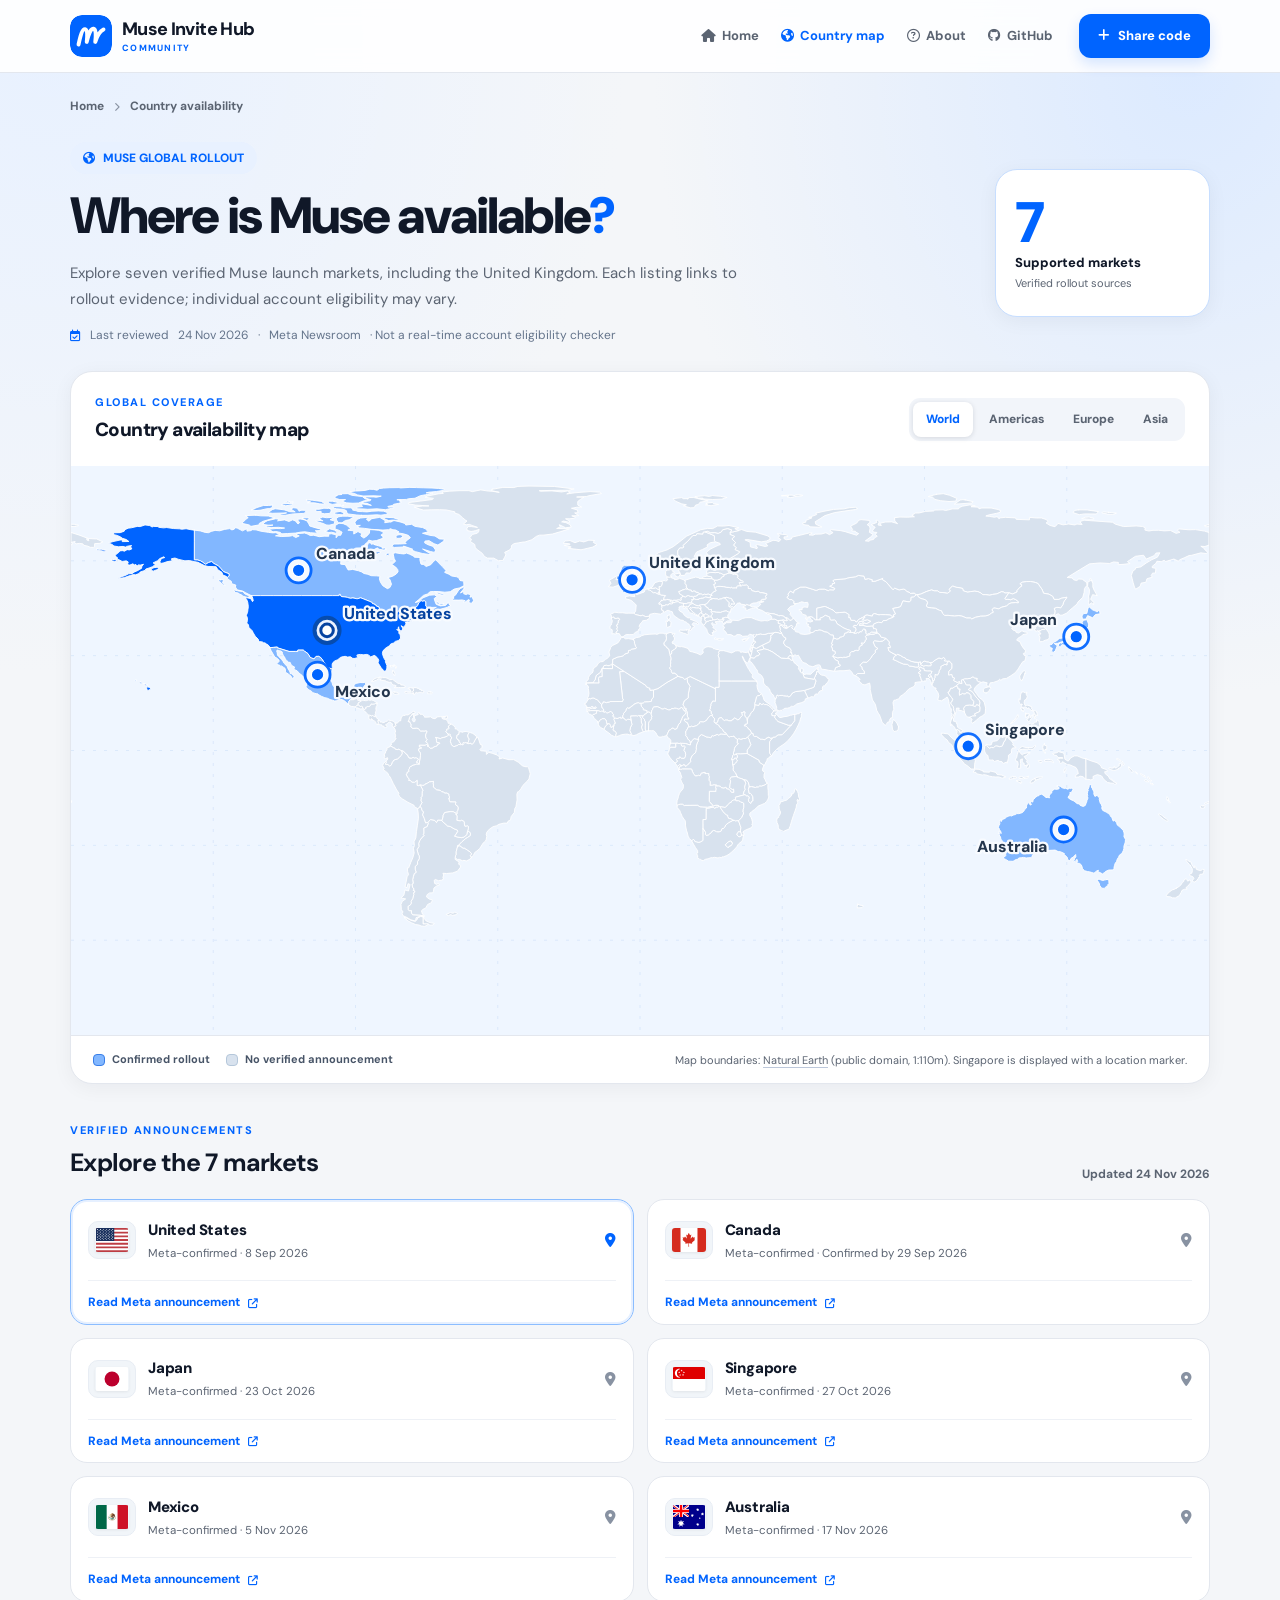
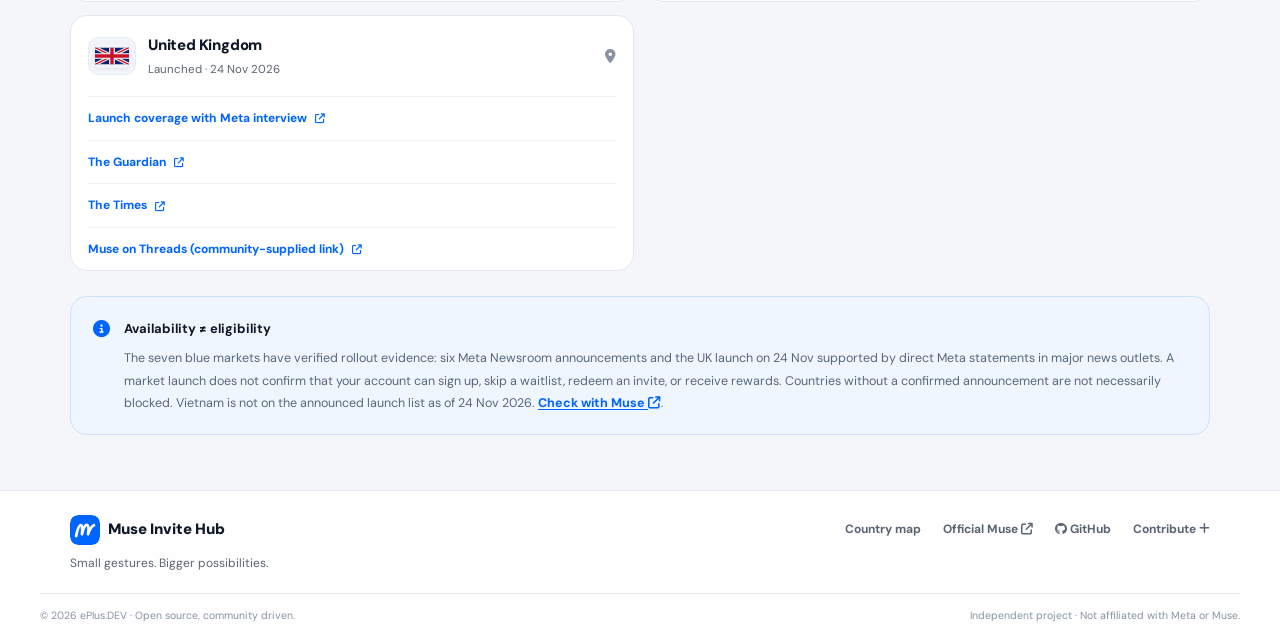
<file: countries/index.html>
<!doctype html>
<html lang="en">
<head>
  <meta charset="utf-8">
  <meta name="viewport" content="width=device-width, initial-scale=1">
  <meta name="theme-color" content="#f4f6f9">
  <meta name="description" content="Explore seven supported Muse markets, including the United Kingdom from 24 November 2026. Country coverage is not an account eligibility check.">
  <meta name="robots" content="index,follow">
  <link rel="canonical" href="https://muse.eplus.dev/countries/">
  <meta property="og:type" content="website">
  <meta property="og:title" content="Muse Country Availability Map | Muse Invite Hub">
  <meta property="og:description" content="Explore seven verified Muse rollout markets, including the United Kingdom.">
  <meta property="og:url" content="https://muse.eplus.dev/countries/">
  <meta property="og:image" content="https://muse.eplus.dev/assets/social-preview.png">
  <meta name="twitter:card" content="summary_large_image">
  <title>Muse Country Availability Map | Muse Invite Hub</title>
  <link rel="icon" type="image/svg+xml" href="../assets/favicon.svg">
  <link rel="stylesheet" href="https://cdnjs.cloudflare.com/ajax/libs/font-awesome/6.5.2/css/all.min.css">
  <link rel="stylesheet" href="../assets/styles.css">
  <link rel="stylesheet" href="../assets/countries.css">
  <script type="application/ld+json">{"@context":"https://schema.org","@type":"WebPage","name":"Muse Country Availability Map","url":"https://muse.eplus.dev/countries/","inLanguage":"en","isPartOf":{"@type":"WebSite","name":"Muse Invite Hub","url":"https://muse.eplus.dev/"}}</script>
  <script src="../assets/site-ui.js" defer></script>
  <script src="../assets/countries.js" defer></script>
</head>
<body>
  <a class="skip-link" href="#markets">Skip to confirmed country list</a>
  <header class="site-header">
    <div class="container nav-shell">
      <a class="brand" href="../" aria-label="Muse Invite Hub homepage">
        <span class="brand-icon" aria-hidden="true"><img src="../assets/favicon.svg" width="42" height="42" alt=""></span>
        <span class="brand-type"><strong>Muse Invite Hub</strong><small>COMMUNITY</small></span>
      </a>
      <nav class="nav-links" id="site-nav" aria-label="Main navigation">
        <a href="../"><i class="fa-solid fa-house" aria-hidden="true"></i> Home</a>
        <a href="./" aria-current="page"><i class="fa-solid fa-earth-americas" aria-hidden="true"></i> Country map</a>
        <a href="../#about"><i class="fa-regular fa-circle-question" aria-hidden="true"></i> About</a>
        <a href="https://github.com/ePlus-DEV/muse-invite-hub" target="_blank" rel="noopener noreferrer"><i class="fa-brands fa-github" aria-hidden="true"></i> GitHub</a>
        <a class="nav-mobile-share" href="https://github.com/ePlus-DEV/muse-invite-hub/issues/new?template=share-code.yml" data-contribute-trigger aria-haspopup="dialog"><i class="fa-solid fa-plus" aria-hidden="true"></i> Share code</a>
      </nav>
      <a class="button button-primary nav-share" href="https://github.com/ePlus-DEV/muse-invite-hub/issues/new?template=share-code.yml" data-contribute-trigger aria-haspopup="dialog"><i class="fa-solid fa-plus" aria-hidden="true"></i> Share code</a>
      <button class="nav-toggle" type="button" aria-label="Open navigation menu" aria-expanded="false" aria-controls="site-nav"><i class="fa-solid fa-bars" aria-hidden="true"></i></button>
    </div>
  </header>
  <main class="container countries-page">
    <nav class="countries-breadcrumb" aria-label="Breadcrumb"><a href="../">Home</a><i class="fa-solid fa-chevron-right" aria-hidden="true"></i><span aria-current="page">Country availability</span></nav>
    <section class="countries-hero" aria-labelledby="countries-title">
      <div>
        <p class="eyebrow"><i class="fa-solid fa-earth-americas" aria-hidden="true"></i> MUSE GLOBAL ROLLOUT</p>
        <h1 id="countries-title">Where is Muse available<span class="heading-period">?</span></h1>
        <p class="countries-lead">Explore seven verified Muse launch markets, including the United Kingdom. Each listing links to rollout evidence; individual account eligibility may vary.</p>
        <p class="countries-update"><i class="fa-regular fa-calendar-check" aria-hidden="true"></i> Last reviewed <time datetime="2026-11-24">24 Nov 2026</time> · <a href="https://about.fb.com/news/tag/muse/" target="_blank" rel="noopener noreferrer">Meta Newsroom</a> · Not a real-time account eligibility checker</p>
      </div>
      <div class="countries-stat"><strong>7</strong><span>Supported markets</span><small>Verified rollout sources</small></div>
    </section>
    <section class="map-panel" aria-labelledby="map-title">
      <div class="map-panel-head">
        <div><p class="section-kicker">GLOBAL COVERAGE</p><h2 id="map-title">Country availability map</h2></div>
        <div class="map-zoom" role="group" aria-label="Map region">
          <button type="button" data-region="world" class="is-current" aria-pressed="true">World</button>
          <button type="button" data-region="americas" aria-pressed="false">Americas</button>
          <button type="button" data-region="europe" aria-pressed="false">Europe</button>
          <button type="button" data-region="asia" aria-pressed="false">Asia</button>
        </div>
      </div>
      <div class="map-visual">
        <svg id="availability-map" viewBox="0 0 1000 500" xmlns="http://www.w3.org/2000/svg" role="group" aria-label="Map showing seven supported Muse markets: United States, Canada, Japan, Singapore, Mexico, Australia and United Kingdom. Source-linked listings are below." preserveAspectRatio="xMidYMid meet">
          <rect width="1000" height="500" class="map-ocean"></rect>
          <g id="map-graticule" aria-hidden="true"></g>
          <g id="map-countries" aria-hidden="true"></g>
          <g id="map-markers" aria-hidden="false"></g>
        </svg>
        <p id="map-loading" class="map-loading" role="status">Loading world map… The country list below is always available.</p>
      </div>
      <div class="map-panel-foot">
        <div class="map-legend"><span><i class="map-legend-dot map-legend-confirmed"></i> Confirmed rollout</span><span><i class="map-legend-dot map-legend-unknown"></i> No verified announcement</span></div>
        <p>Map boundaries: <a href="https://www.naturalearthdata.com/" target="_blank" rel="noopener noreferrer">Natural Earth</a> (public domain, 1:110m). Singapore is displayed with a location marker.</p>
      </div>
    </section>
    <section class="countries-results" id="markets" aria-labelledby="markets-title">
      <div class="countries-list-head"><div><p class="section-kicker">VERIFIED ANNOUNCEMENTS</p><h2 id="markets-title">Explore the 7 markets</h2></div><span class="countries-count">Updated 24 Nov 2026</span></div>
      <div class="countries-list">        <article class="country-card is-selected" data-code="US" id="market-us">
          <button type="button" class="country-select" data-select="US" aria-pressed="true" aria-controls="availability-map">
            <span class="country-flag"><img src="../assets/flags/us.svg" width="34" height="24" alt=""></span>
            <span class="country-copy"><strong>United States</strong><span>Meta-confirmed · <time datetime="2026-09-08">8 Sep 2026</time></span></span>
            <i class="fa-solid fa-location-dot" aria-hidden="true"></i>
          </button>
          <a class="country-source" href="https://about.fb.com/news/2026/09/introducing-muse-personal-ai-agent/" target="_blank" rel="noopener noreferrer">Read Meta announcement <i class="fa-solid fa-arrow-up-right-from-square" aria-hidden="true"></i><span class="sr-only"> for United States (new tab)</span></a>
        </article>
        <article class="country-card" data-code="CA" id="market-ca">
          <button type="button" class="country-select" data-select="CA" aria-pressed="false" aria-controls="availability-map">
            <span class="country-flag"><img src="../assets/flags/ca.svg" width="34" height="24" alt=""></span>
            <span class="country-copy"><strong>Canada</strong><span>Meta-confirmed · <time datetime="2026-09-29">Confirmed by 29 Sep 2026</time></span></span>
            <i class="fa-solid fa-location-dot" aria-hidden="true"></i>
          </button>
          <a class="country-source" href="https://about.fb.com/news/2026/09/introducing-muse-small-business/" target="_blank" rel="noopener noreferrer">Read Meta announcement <i class="fa-solid fa-arrow-up-right-from-square" aria-hidden="true"></i><span class="sr-only"> for Canada (new tab)</span></a>
        </article>
        <article class="country-card" data-code="JP" id="market-jp">
          <button type="button" class="country-select" data-select="JP" aria-pressed="false" aria-controls="availability-map">
            <span class="country-flag"><img src="../assets/flags/jp.svg" width="34" height="24" alt=""></span>
            <span class="country-copy"><strong>Japan</strong><span>Meta-confirmed · <time datetime="2026-10-23">23 Oct 2026</time></span></span>
            <i class="fa-solid fa-location-dot" aria-hidden="true"></i>
          </button>
          <a class="country-source" href="https://about.fb.com/ja/news/2026/10/muse-personal-ai-agent-launches-in-japan/" target="_blank" rel="noopener noreferrer">Read Meta announcement <i class="fa-solid fa-arrow-up-right-from-square" aria-hidden="true"></i><span class="sr-only"> for Japan (new tab)</span></a>
        </article>
        <article class="country-card" data-code="SG" id="market-sg">
          <button type="button" class="country-select" data-select="SG" aria-pressed="false" aria-controls="availability-map">
            <span class="country-flag"><img src="../assets/flags/sg.svg" width="34" height="24" alt=""></span>
            <span class="country-copy"><strong>Singapore</strong><span>Meta-confirmed · <time datetime="2026-10-27">27 Oct 2026</time></span></span>
            <i class="fa-solid fa-location-dot" aria-hidden="true"></i>
          </button>
          <a class="country-source" href="https://about.fb.com/news/2026/10/muse-is-now-available-in-singapore-the-worlds-first-personal-ai-agent-built-for-everyone/" target="_blank" rel="noopener noreferrer">Read Meta announcement <i class="fa-solid fa-arrow-up-right-from-square" aria-hidden="true"></i><span class="sr-only"> for Singapore (new tab)</span></a>
        </article>
        <article class="country-card" data-code="MX" id="market-mx">
          <button type="button" class="country-select" data-select="MX" aria-pressed="false" aria-controls="availability-map">
            <span class="country-flag"><img src="../assets/flags/mx.svg" width="34" height="24" alt=""></span>
            <span class="country-copy"><strong>Mexico</strong><span>Meta-confirmed · <time datetime="2026-11-05">5 Nov 2026</time></span></span>
            <i class="fa-solid fa-location-dot" aria-hidden="true"></i>
          </button>
          <a class="country-source" href="https://about.fb.com/ltam/news/2026/09/presentamos-muse-el-primer-agente-de-ia-personal-del-mundo-creado-para-todos/" target="_blank" rel="noopener noreferrer">Read Meta announcement <i class="fa-solid fa-arrow-up-right-from-square" aria-hidden="true"></i><span class="sr-only"> for Mexico (new tab)</span></a>
        </article>
        <article class="country-card" data-code="AU" id="market-au">
          <button type="button" class="country-select" data-select="AU" aria-pressed="false" aria-controls="availability-map">
            <span class="country-flag"><img src="../assets/flags/au.svg" width="34" height="24" alt=""></span>
            <span class="country-copy"><strong>Australia</strong><span>Meta-confirmed · <time datetime="2026-11-17">17 Nov 2026</time></span></span>
            <i class="fa-solid fa-location-dot" aria-hidden="true"></i>
          </button>
          <a class="country-source" href="https://about.fb.com/news/2026/11/muse-is-now-available-in-australia/" target="_blank" rel="noopener noreferrer">Read Meta announcement <i class="fa-solid fa-arrow-up-right-from-square" aria-hidden="true"></i><span class="sr-only"> for Australia (new tab)</span></a>
        </article>
        <article class="country-card" data-code="GB" id="market-gb">
          <button type="button" class="country-select" data-select="GB" aria-pressed="false" aria-controls="availability-map">
            <span class="country-flag"><img src="../assets/flags/gb.svg" width="34" height="24" alt=""></span>
            <span class="country-copy"><strong>United Kingdom</strong><span>Launched · <time datetime="2026-11-24">24 Nov 2026</time></span></span>
            <i class="fa-solid fa-location-dot" aria-hidden="true"></i>
          </button>
          <a class="country-source" href="https://www.thesun.co.uk/tech/41117674/meta-muse-uk-ai-agent-app/" target="_blank" rel="noopener noreferrer">Launch coverage with Meta interview <i class="fa-solid fa-arrow-up-right-from-square" aria-hidden="true"></i></a>
          <a class="country-source" href="https://www.theguardian.com/technology/2026/nov/24/meta-launches-muse-uk-ai-agent-do-christmas-shopping" target="_blank" rel="noopener noreferrer">The Guardian <i class="fa-solid fa-arrow-up-right-from-square" aria-hidden="true"></i></a>
          <a class="country-source" href="https://www.thetimes.com/uk/technology-uk/article/meta-muse-ai-agent-pk020505v" target="_blank" rel="noopener noreferrer">The Times <i class="fa-solid fa-arrow-up-right-from-square" aria-hidden="true"></i></a>
          <a class="country-source" href="https://www.threads.com/@muse/post/DgHSJbukY4c" target="_blank" rel="noopener noreferrer">Muse on Threads (community-supplied link) <i class="fa-solid fa-arrow-up-right-from-square" aria-hidden="true"></i></a>
        </article>
      </div>
    </section>
    <aside class="country-disclaimer">
      <i class="fa-solid fa-circle-info" aria-hidden="true"></i>
      <div><strong>Availability ≠ eligibility</strong>
        <p>The seven blue markets have verified rollout evidence: six Meta Newsroom announcements and the UK launch on 24 Nov supported by direct Meta statements in major news outlets. A market launch does not confirm that your account can sign up, skip a waitlist, redeem an invite, or receive rewards. Countries without a confirmed announcement are not necessarily blocked. Vietnam is not on the announced launch list as of 24 Nov 2026. <a href="https://muse.ai/join" target="_blank" rel="noopener noreferrer">Check with Muse <i class="fa-solid fa-arrow-up-right-from-square" aria-hidden="true"></i></a>.</p>
      </div>
    </aside>
  </main>
  <dialog id="contribute" class="contribute-dialog" aria-labelledby="contribute-title" aria-describedby="contribute-intro">
    <div class="contribute-dialog-head">
      <div><p class="section-kicker">SHARE WITH THE COMMUNITY</p><h2 id="contribute-title">Choose how to contribute</h2></div>
      <button class="contribute-dialog-close" type="button" data-contribute-close aria-label="Close contribution choices"><i class="fa-solid fa-xmark" aria-hidden="true"></i></button>
    </div>
    <p id="contribute-intro" class="contribute-dialog-intro">No coding needed. Choose a way to share a public code or help check an existing one.</p>
    <div class="contribute-dialog-body">
      <div class="contribute-dialog-options">
        <a class="contribute-option contribute-option-telegram" href="https://t.me/muse_invite_hub_bot" target="_blank" rel="noopener noreferrer">
          <i class="fa-brands fa-telegram" aria-hidden="true"></i>
          <span><strong>Telegram <small>Mobile-friendly</small></strong><span>Open the Muse Invite Hub bot directly to submit a public code or report feedback. No GitHub sign-in.</span><em>Open Telegram</em></span>
          <i class="fa-solid fa-arrow-up-right-from-square" aria-hidden="true"></i>
        </a>
        <a class="contribute-option" href="https://github.com/ePlus-DEV/muse-invite-hub/issues/new?template=share-code.yml" target="_blank" rel="noopener noreferrer">
          <i class="fa-brands fa-github" aria-hidden="true"></i>
          <span><strong>GitHub form</strong><span>Share your own public code or a public Threads, X or Facebook source. GitHub sign-in required.</span><em>Open form</em></span>
          <i class="fa-solid fa-arrow-up-right-from-square" aria-hidden="true"></i>
        </a>
        <a class="contribute-option" data-contribute-feedback href="../#codes">
          <i class="fa-regular fa-comment-dots" aria-hidden="true"></i>
          <span><strong>Give code feedback</strong><span>Choose a listed code; posting on its GitHub Issue requires sign-in, or use the Telegram bot.</span><em>Find a code</em></span>
          <i class="fa-solid fa-arrow-right" aria-hidden="true"></i>
        </a>
      </div>
      <div class="contribute-dialog-qr">
        <img src="../assets/contribute-qr.svg" width="154" height="154" alt="QR code to open the contribution choices on muse.eplus.dev" loading="lazy">
        <strong>Scan with your phone</strong>
        <p>Opens this choice menu on your phone. Select Telegram to chat with our bot.</p>
      </div>
    </div>
    <p class="contribute-dialog-safety"><i class="fa-solid fa-shield-halved" aria-hidden="true"></i> Telegram requires your consent before publishing your public @username. Submissions require review; invite code validity is not guaranteed.</p>
  </dialog>
  <footer class="site-footer">
    <div class="container footer-inner">
      <div class="footer-main-row">
        <a class="footer-brand" href="../"><span class="brand-icon brand-icon-small" aria-hidden="true"><img src="../assets/favicon.svg" width="30" height="30" alt=""></span> Muse Invite Hub</a>
        <nav class="footer-links" aria-label="Footer navigation">
          <a href="./">Country map</a>
          <a href="https://muse.ai/" target="_blank" rel="noopener noreferrer">Official Muse <i class="fa-solid fa-arrow-up-right-from-square" aria-hidden="true"></i></a>
          <a href="https://github.com/ePlus-DEV/muse-invite-hub" target="_blank" rel="noopener noreferrer"><i class="fa-brands fa-github" aria-hidden="true"></i> GitHub</a>
          <a href="https://github.com/ePlus-DEV/muse-invite-hub/issues/new?template=share-code.yml" data-contribute-trigger aria-haspopup="dialog">Contribute <i class="fa-solid fa-plus" aria-hidden="true"></i></a>
        </nav>
      </div>
      <p class="footer-tagline">Small gestures. Bigger possibilities.</p>
    </div>
    <div class="container footer-bottom"><span>© 2026 ePlus.DEV · Open source, community driven.</span><span>Independent project · Not affiliated with Meta or Muse.</span></div>
  </footer>
  <button class="back-to-top" id="back-to-top" type="button" aria-label="Back to top" title="Back to top" hidden><i class="fa-solid fa-arrow-up" aria-hidden="true"></i><span>Top</span></button>
</body>
</html>
</file>
<file: assets/styles.css>
@import url('https://fonts.googleapis.com/css2?family=DM+Sans:opsz,wght@9..40,400;9..40,500;9..40,600;9..40,700;9..40,800;9..40,900&display=swap');
:root{color-scheme:light;--bg:#f4f6f9;--surface:#fff;--blue:#0064ff;--blue-hover:#0057dd;--blue-soft:#e8f1ff;--blue-line:#c7deff;--ink:#101828;--text:#171a21;--muted:#5b6472;--faint:#8892a2;--line:#e3e7ee;--green:#067647;--green-bg:#ecfdf3;--green-line:#abefc6;--red:#b42318;--red-bg:#fef3f2;--red-line:#fecdca;--amber:#b54708;--amber-bg:#fffaeb;--amber-line:#fedf89;--radius:18px;--shadow-sm:0 4px 20px rgba(16,24,40,.05);--shadow-md:0 16px 36px rgba(16,24,40,.10);font-family:"DM Sans",system-ui,-apple-system,BlinkMacSystemFont,"Segoe UI",sans-serif}
*,*::before,*::after{box-sizing:border-box}
html{scroll-behavior:smooth}
body{margin:0;color:var(--text);background:radial-gradient(ellipse 42% 28% at 93% 3%,#dceaff 0,transparent 100%),radial-gradient(ellipse 45% 28% at 4% 2%,#e8f1ff 0,transparent 100%),var(--bg);line-height:1.55;min-width:320px;overflow-x:hidden}
a{color:inherit;text-decoration:none}
button,input,select{font:inherit}
button,a,select,input,summary{outline-offset:3px}
button{cursor:pointer}
[hidden]{display:none!important}
.container{max-width:1200px;margin-inline:auto;padding-inline:30px}
.sr-only{position:absolute;width:1px;height:1px;padding:0;margin:-1px;overflow:hidden;clip:rect(0,0,0,0);white-space:nowrap;border:0}
.skip-link{position:absolute;z-index:100;background:var(--ink);color:#fff;padding:10px 16px;left:16px;top:-80px;border-radius:12px}
.skip-link:focus{top:12px}
:focus-visible{outline:3px solid #a9c8ff;outline-offset:3px}
.site-header{position:sticky;top:0;z-index:50;background:rgba(255,255,255,.89);backdrop-filter:blur(14px);-webkit-backdrop-filter:blur(14px);border-bottom:1px solid var(--line)}
.nav-shell{min-height:72px;display:flex;align-items:center;gap:26px}
.brand{display:inline-flex;align-items:center;gap:10px;white-space:nowrap}
.brand-icon{width:42px;height:42px;border-radius:12px;display:inline-flex;justify-content:center;align-items:center;overflow:hidden;flex:none}
.brand-icon img{display:block;width:100%;height:100%;object-fit:contain;border-radius:inherit}
.brand-icon-small{height:30px;width:30px;border-radius:8px}
.brand-type{display:flex;flex-direction:column;line-height:1.15}
.brand-type strong{font-size:18px;letter-spacing:-.65px;font-weight:800;color:var(--ink)}
.brand-type small{font-size:9px;letter-spacing:1.25px;color:var(--blue);font-weight:800;margin-top:3px}
.nav-links{display:flex;gap:22px;align-items:center;margin-left:auto;font-size:13px;font-weight:700;color:var(--muted)}
.nav-links a{display:inline-flex;align-items:center;gap:6px;white-space:nowrap}
.nav-links a[aria-current="page"],.nav-links a:hover,.footer-links a:hover{color:var(--blue)}
.nav-share{flex:none}
.nav-links .nav-mobile-share{display:none}
.nav-toggle{display:none;flex:none;width:42px;height:42px;align-items:center;justify-content:center;border:1px solid var(--line);border-radius:11px;background:var(--surface);color:var(--ink);font-size:17px}
.nav-toggle:hover,.nav-toggle[aria-expanded="true"]{background:var(--blue-soft);color:var(--blue);border-color:var(--blue-line)}
.button{border:1px solid transparent;border-radius:12px;padding:11px 18px;min-height:44px;display:inline-flex;align-items:center;justify-content:center;gap:9px;font-size:13px;font-weight:800;transition:background .16s,border-color .16s,box-shadow .16s,transform .16s}
.button:hover{transform:translateY(-1px)}
.button-primary{background:var(--blue);color:#fff;box-shadow:0 6px 14px rgba(0,100,255,.16)}
.button-primary:hover{background:var(--blue-hover);box-shadow:0 10px 18px rgba(0,100,255,.19)}
.button-outlined{border-color:var(--line);background:#fff;color:var(--ink);box-shadow:var(--shadow-sm)}
.button-outlined:hover{border-color:var(--blue-line);color:var(--blue)}
.button-light{background:#fff;color:var(--blue)}
.button-light:hover{background:var(--blue-soft)}
.hero{display:grid;grid-template-columns:minmax(0,1.35fr) minmax(280px,.65fr);align-items:center;gap:34px;padding-top:48px;padding-bottom:34px;min-height:310px}
.hero-content{min-width:0}
.eyebrow{display:inline-flex;align-items:center;gap:8px;background:var(--blue-soft);color:var(--blue);border-radius:999px;padding:7px 13px;font-size:12px;font-weight:800;margin:0 0 18px}
.hero h1{color:var(--ink);font-size:clamp(34px,4.4vw,56px);font-weight:900;letter-spacing:-2.4px;line-height:1.12;margin:0 0 12px}
.hero-intro{color:var(--muted);font-size:16px;max-width:500px;margin:0 0 24px;line-height:1.7}
.hero-actions{display:flex;align-items:center;gap:10px;flex-wrap:wrap}
.hero-art{height:255px;display:grid;place-items:center;position:relative;isolation:isolate}
.hero-art::before{content:"";width:270px;height:190px;position:absolute;inset:auto;z-index:-1;background:#c7deff;border-radius:50%;filter:blur(52px);opacity:.8}
.art-mascot{width:234px;height:234px;object-fit:cover;border-radius:58px;border:4px solid #fff;box-shadow:0 18px 38px rgba(0,100,255,.16);background:#fff}
.art-code i{font-size:17px}
.art-star{position:absolute;color:#78aeff;font-size:34px}
.art-star-one{top:8px;left:14%}
.art-star-two{bottom:6px;right:3%}
.overview{padding-bottom:20px}
.overview-shell{display:grid;grid-template-columns:repeat(4,minmax(0,1fr));padding:17px 12px;background:rgba(255,255,255,.9);border:1px solid var(--line);border-radius:20px;box-shadow:var(--shadow-sm)}
.overview-stat{display:flex;align-items:center;justify-content:center;gap:16px;min-height:66px}
.overview-stat+.overview-stat{border-left:1px solid var(--line)}
.overview-stat>i{height:44px;width:44px;display:grid;place-items:center;font-size:17px;color:var(--blue);background:var(--blue-soft);border-radius:50%}
.overview-stat>div{display:flex;flex-direction:column;gap:0}
.overview-stat strong{font-size:27px;color:var(--ink);line-height:1.2;font-weight:900}
.overview-stat span{font-size:12px;color:var(--muted);white-space:normal}
.overview-note,.overview-source{font-size:11px;line-height:1.55;color:var(--muted);text-align:center;margin:7px 6px 0}
.overview-source{margin-top:3px;color:var(--faint)}
.overview-source a{color:var(--blue);text-decoration:underline;text-underline-offset:2px}
.directory{padding-top:17px;scroll-margin-top:92px}
.directory-heading{display:flex;align-items:end;justify-content:space-between;gap:16px;margin-bottom:18px}
.section-kicker{font-size:11px;letter-spacing:1.5px;color:var(--blue);font-weight:800;margin:0 0 7px}
.directory-heading h2{font-size:clamp(25px,2.8vw,34px);font-weight:900;letter-spacing:-1.2px;line-height:1.2;margin:0;color:var(--ink)}
.heading-period{color:var(--blue)}
.results-count{font-size:12px;color:var(--faint);text-align:right;padding-bottom:3px}
.directory-toolbar{display:flex;gap:12px;margin-bottom:18px;position:relative;z-index:2}
.search-field,.sort-field{min-height:48px;display:flex;gap:10px;align-items:center;border:1px solid #c7deff;background:white;border-radius:13px;color:var(--muted);box-shadow:var(--shadow-sm)}
.search-field{flex:1;padding:0 15px;min-width:0}
.search-field:focus-within,.sort-field:focus-within{border-color:var(--blue);box-shadow:0 0 0 3px rgba(0,100,255,.11)}
.search-field input{background:transparent;border:0;outline:none;color:var(--ink);width:100%;min-width:0;font-size:13px}
.search-field input::placeholder{color:var(--faint)}
.shortcut-hint{font-size:11px;font-family:inherit;border:1px solid var(--line);border-radius:5px;padding:0 7px}
.sort-field{gap:9px;padding:0 7px 0 14px;font-size:12px;font-weight:800;flex:none}
.sort-dropdown{position:relative}
.sort-trigger{display:inline-flex;align-items:center;justify-content:space-between;gap:12px;min-height:46px;padding:0 8px;border:0;background:transparent;color:var(--ink);font-size:12px;font-weight:800;white-space:nowrap}
.sort-trigger>i{font-size:10px;color:var(--muted);transition:transform .15s}
.sort-trigger[aria-expanded="true"]>i{transform:rotate(180deg)}
.sort-menu{position:absolute;top:calc(100% + 8px);right:0;z-index:20;min-width:176px;padding:5px;background:#fff;border:1px solid var(--blue-line);border-radius:12px;box-shadow:0 12px 30px rgba(24,48,90,.18)}
.sort-option{width:100%;min-height:38px;display:flex;align-items:center;justify-content:space-between;gap:14px;text-align:left;padding:8px 10px;background:transparent;border:0;border-radius:8px;color:var(--ink);font-size:12px;font-weight:700;white-space:nowrap}
.sort-option:hover,.sort-option:focus-visible{background:var(--blue-soft);outline:0}
.sort-option[aria-checked="true"]{background:var(--blue-soft);color:var(--blue)}
.sort-option>i{visibility:hidden;color:var(--blue)}
.sort-option[aria-checked="true"]>i{visibility:visible}
.source-filters{display:flex;align-items:center;gap:8px;flex-wrap:wrap;margin:0 0 14px}
.source-filter{min-height:35px;padding:7px 13px;border:1px solid var(--blue-line);border-radius:999px;background:#fff;color:var(--muted);font-size:11.5px;font-weight:800;display:inline-flex;align-items:center;gap:7px;transition:border-color .15s,background .15s,color .15s}
.source-filter:hover{border-color:var(--blue);color:var(--blue)}
.source-filter[aria-pressed="true"]{background:var(--blue-soft);border-color:#87baff;color:#0057dd}
.source-filter:focus-visible{outline:3px solid #a9c8ff;outline-offset:2px}
.cards-grid{display:grid;grid-template-columns:repeat(4,minmax(0,1fr));gap:14px}
.loading-card{grid-column:1/-1;text-align:center;border:1px dashed var(--blue-line);border-radius:16px;background:white;padding:42px 15px;color:var(--muted)}
/* Invite card: two principal actions and one compact icon-only utility row. */
.code-card{min-width:0;min-height:300px;background:rgba(255,255,255,.98);border:1px solid var(--line);border-radius:18px;padding:18px;display:flex;flex-direction:column;gap:11px;box-shadow:var(--shadow-sm);transition:border-color .16s,box-shadow .16s,transform .16s}
.code-card:hover{border-color:#a9c8ff;box-shadow:var(--shadow-md);transform:translateY(-2px)}
.code-card-featured{border:1.5px solid #87baff;background:linear-gradient(160deg,#f0f6ff,#fff 78%)}
.card-status-row{display:flex;align-items:center;justify-content:space-between;gap:8px;min-height:34px}
.card-topline{display:flex;align-items:center;min-height:34px}
.code-value{font-size:25px;line-height:1.2;letter-spacing:.15px;font-weight:900;margin:0;min-width:0;overflow-wrap:anywhere;color:var(--ink)}
.code-link:hover{color:var(--blue);text-decoration:underline;text-underline-offset:3px}
.status-badge{flex:none;padding:6px 8px;border-radius:999px;font-size:10px;white-space:nowrap;font-weight:800;background:#edf0f4;color:var(--muted)}
.status-featured{color:var(--blue);background:var(--blue-soft);border:1px solid var(--blue-line)}
.status-owner-verified{display:inline-flex;align-items:center;gap:5px;color:var(--blue);background:var(--blue-soft);border:1px solid var(--blue-line)}
.status-reported-working{color:var(--green);background:var(--green-bg)}
.status-reported-not-working{color:var(--red);background:var(--red-bg)}
.card-contributor{display:flex;align-items:center;gap:7px;color:var(--muted);font-size:12px;min-width:0;flex-wrap:nowrap}
.card-source{display:inline-flex;align-items:center;gap:4px;padding:3px 7px;border-radius:7px;background:var(--blue-soft);color:var(--blue);font-size:10px;font-weight:800;white-space:nowrap}
/* Platform identity stays in its logo and label, not a competing color palette. */
.card-contributor i{color:var(--blue);flex:none}
.card-author{min-width:0;flex:1 1 auto;overflow:hidden;text-overflow:ellipsis;white-space:nowrap;color:var(--text);text-decoration:none}
.card-author:hover{text-decoration:underline;color:var(--blue)}
.card-facts{display:flex;flex-direction:column;gap:8px;flex:1;min-height:0;padding:4px 0}
.card-facts p{margin:0;font-size:12px;line-height:1.55;color:var(--muted);display:flex;gap:7px;align-items:flex-start;overflow-wrap:anywhere}
.card-facts p i{margin-top:3px;flex:none;color:var(--blue)}
.card-actions{display:flex;flex-direction:column;gap:9px}
.card-primary-actions{display:grid;grid-template-columns:1.12fr 1fr;gap:7px}
.card-primary-actions>*{min-width:0}
.card-open-invite{min-height:40px;padding:8px 7px;border:1px solid var(--blue-line);background:#fff;color:var(--blue);border-radius:10px;font-size:12.5px;font-weight:750;display:flex;justify-content:center;align-items:center;gap:5px;text-align:center;white-space:nowrap}
.card-open-invite:hover{background:var(--blue-soft);border-color:var(--blue);color:var(--blue-hover)}
.card-copy{min-height:40px;padding:8px 7px;border:1px solid var(--blue);width:100%;background:var(--blue);color:#fff;border-radius:10px;font-size:12.5px;font-weight:750;display:flex;justify-content:center;align-items:center;gap:5px;white-space:nowrap}
.card-copy:hover,.code-card-featured .card-copy:hover{background:var(--blue-hover);border-color:var(--blue-hover);color:#fff}
.code-card-copied .card-copy{background:var(--blue-soft);border-color:var(--blue-line);color:var(--blue)}
.code-card-copied .card-copy:hover,.code-card-copied .card-copy:focus-visible{background:#d8e8ff;border-color:var(--blue);color:var(--blue-hover)}
.card-utility-bar{display:flex;align-items:center;justify-content:space-between;gap:7px;padding-top:10px;border-top:1px solid var(--line)}
.card-subactions{display:grid;grid-template-columns:repeat(3,36px);align-items:center;gap:4px;min-width:0}
.card-utility-link{width:36px;min-height:36px;display:grid;place-items:center;flex:none;border:1px solid transparent;border-radius:10px;color:var(--muted);font-size:15px;text-decoration:none;transition:background .15s,color .15s,border-color .15s}
.card-count-link{position:relative}
.card-count-updates{position:absolute;top:-4px;right:-5px;min-width:16px;height:16px;padding:0 3px;display:flex;align-items:center;justify-content:center;border-radius:999px;background:var(--blue);border:1px solid #fff;color:#fff;font-size:9px;font-weight:800;line-height:1;white-space:nowrap;pointer-events:none}
.card-utility-link:hover,.card-utility-link:focus-visible{color:var(--blue);background:var(--blue-soft);border-color:var(--blue-line);text-decoration:none}
.card-utility-link:focus-visible,.card-quick-feedback:focus-visible{outline:3px solid #a9c8ff;outline-offset:2px}
.directory-more{text-align:center;margin-top:20px}
.directory-more .button{min-width:190px;min-height:40px;border-radius:999px;padding:8px 22px}
.empty-state{text-align:center;background:white;border:1px dashed var(--blue-line);border-radius:18px;padding:42px 20px}
.empty-symbol{width:46px;height:46px;background:var(--blue-soft);color:var(--blue);border-radius:50%;display:grid;place-items:center;margin:0 auto 10px}
.empty-state h3{margin:0;color:var(--ink)}
.empty-state p{font-size:13px;color:var(--muted);margin:7px 0 20px}
.directory-footnote{display:flex;align-items:flex-start;gap:8px;margin:22px 0 0;color:var(--muted);font-size:11px}
.directory-footnote i{color:var(--blue);margin-top:3px}
.help-section{margin-top:24px;margin-bottom:54px;scroll-margin-top:90px}
.help-disclosure{background:rgba(255,255,255,.85);border:1px solid var(--line);border-radius:15px;overflow:hidden}
.help-disclosure>summary{padding:17px 20px;display:flex;justify-content:space-between;align-items:center;gap:12px;cursor:pointer;list-style:none;font-size:13px;font-weight:800;color:var(--ink)}
.help-disclosure>summary::-webkit-details-marker{display:none}
.help-disclosure>summary span{display:flex;align-items:center;gap:9px}
.help-disclosure>summary i{color:var(--blue)}
.help-disclosure[open]>summary>i{transform:rotate(180deg)}
.help-content{padding:0 23px 19px;font-size:13px;line-height:1.75;color:var(--muted)}
.help-content ol{padding-left:20px}
.help-content a{color:var(--blue);text-decoration:underline}
.help-content #faq{border-top:1px solid var(--line);padding-top:14px}
.site-footer{background:rgba(255,255,255,.95);border-top:1px solid var(--line)}
.footer-inner{display:grid;gap:9px;padding-top:24px;padding-bottom:21px}
.footer-main-row{display:flex;align-items:center;justify-content:space-between;gap:24px}
.footer-brand{display:inline-flex;align-items:center;gap:8px;font-size:15px;font-weight:900;color:var(--ink);white-space:nowrap}
.footer-inner .footer-tagline{font-size:12px;color:var(--muted);margin:0}
.footer-links{display:flex;align-items:center;justify-content:flex-end;flex-wrap:wrap;gap:22px;font-size:12px;font-weight:700;color:var(--muted)}
.footer-bottom{display:grid;grid-template-columns:minmax(0,1fr) auto;align-items:center;gap:20px;border-top:1px solid var(--line);font-size:10.5px;color:var(--faint);padding:14px 0 19px}
.about-title{margin:0 0 13px;font-size:clamp(20px,2.5vw,26px);letter-spacing:-.5px;color:var(--ink)}
.back-to-top{position:fixed;bottom:calc(18px + env(safe-area-inset-bottom,0px));right:clamp(16px,3vw,30px);z-index:30;display:inline-flex;align-items:center;justify-content:center;gap:8px;min-height:44px;padding:10px 15px;border:1px solid var(--blue-line);border-radius:999px;background:var(--blue);color:#fff;font-size:12px;font-weight:800;box-shadow:0 10px 28px rgba(0,70,170,.22);transition:background .18s,transform .18s}
.back-to-top:hover{background:var(--blue-hover);transform:translateY(-2px)}
.back-to-top:focus-visible{outline:3px solid #a9c8ff;outline-offset:3px}
/* Avoid compressed four-column cards on smaller laptops. */
@media(min-width:1081px) and (max-width:1279px){.cards-grid{grid-template-columns:repeat(3,minmax(0,1fr))}}
@media(max-width:1080px){
  .cards-grid{grid-template-columns:repeat(3,minmax(0,1fr))}
  .hero{grid-template-columns:1.3fr .7fr}
  .hero h1{font-size:clamp(32px,4.3vw,50px)}
}
@media(max-width:800px){
  .container{padding-inline:22px}
  /* One accessible dropdown on narrow desktops/tablets; the same links on every page. */
  .nav-shell{position:relative;gap:12px}
  .nav-links{position:absolute;top:calc(100% - 1px);left:22px;right:22px;z-index:5;display:flex;flex-direction:column;align-items:stretch;gap:3px;margin-left:0;padding:10px;border:1px solid var(--line);border-radius:0 0 15px 15px;background:var(--surface);box-shadow:var(--shadow-md)}
  .site-header.nav-enhanced .nav-links:not(.is-open){display:none}
  .site-header.nav-enhanced .nav-toggle{display:inline-flex}
  .nav-links>a{display:flex;min-height:44px;padding:11px 12px;border-radius:9px;font-size:13px}
  .nav-links>a:hover,.nav-links>a[aria-current="page"]{background:var(--blue-soft)}
  .nav-share{margin-left:auto}
  .hero{grid-template-columns:1fr .7fr;gap:10px;padding-top:34px;padding-bottom:23px;min-height:0}
  .hero-art{transform:scale(.8);transform-origin:right center}
  .cards-grid{grid-template-columns:repeat(2,minmax(0,1fr))}
  .overview-shell{grid-template-columns:repeat(2,minmax(0,1fr));padding:12px}
  .overview-stat{gap:10px;min-height:110px;padding:12px 10px;box-sizing:border-box}
  .overview-stat:nth-child(3){border-left:0}
  .overview-stat:nth-child(-n+2){border-bottom:1px solid var(--line)}
  .overview-stat>i{width:36px;height:36px;font-size:14px;flex:none}
  .overview-stat span{white-space:normal}
}
@media(max-width:620px){
  .container{padding-inline:17px}
  .nav-shell{min-height:62px;gap:10px}
  .brand-icon{width:34px;height:34px}
  .brand-type strong{font-size:15px}
  .brand-type small{font-size:8px}
  .nav-links{left:17px;right:17px}
  .nav-links .nav-mobile-share{display:flex;color:var(--blue);border-top:1px solid var(--line);border-radius:0}
  .nav-share{display:none}
  .nav-toggle{margin-left:auto}
  .hero{display:block;padding-top:27px;padding-bottom:24px}
  .hero-art{display:none}
  .eyebrow{font-size:10px;margin-bottom:13px}
  .hero h1{font-size:clamp(30px,8vw,40px);letter-spacing:-1.7px}
  .hero-intro{font-size:14px;margin-bottom:19px}
  .hero-actions{display:grid;grid-template-columns:1fr 1fr;gap:9px}
  .hero-actions .button{padding:10px 7px;font-size:11.5px;min-height:42px}
  .overview{padding-bottom:15px}
  .overview-shell{padding:10px;border-radius:16px}
  .overview-stat{gap:6px;min-height:116px;padding:14px 8px;flex-direction:column;text-align:center}
  .overview-stat>i{height:32px;width:32px;font-size:14px}
  .overview-stat>div{min-width:0;gap:3px}
  .overview-stat strong{font-size:23px}
  .overview-stat span{font-size:11px;line-height:1.35}
  .overview-note,.overview-source{font-size:11px;line-height:1.55;margin-inline:5px;text-align:left}
  .overview-note{margin-top:11px}
  .overview-source{margin-top:5px}
  .directory{padding-top:12px}
  .directory-heading{align-items:flex-end;margin-bottom:14px}
  .directory-heading h2{font-size:25px}
  .results-count{font-size:10px}
  .directory-toolbar{display:flex;flex-direction:column;gap:9px}
  .search-field,.sort-field{width:100%;min-height:45px}
  .sort-field{justify-content:flex-end}
  .sort-trigger{min-height:43px}
  .cards-grid{grid-template-columns:1fr;gap:10px}
  .code-card{min-height:0;padding:15px;gap:10px}
  .code-value{font-size:22px}
  .card-facts{gap:4px}
  .card-copy,.card-open-invite{min-height:44px;font-size:12px}
  .card-utility-link,.card-quick-feedback{width:44px;min-height:44px}
  .card-subactions{grid-template-columns:repeat(3,44px);gap:5px}
  .directory-more .button{width:100%}
  .help-section{margin-top:20px;margin-bottom:36px}
  .footer-main-row{flex-direction:column;align-items:flex-start;gap:13px}
  .footer-bottom{grid-template-columns:1fr;gap:11px}
  .footer-links{justify-content:flex-start;gap:12px}
  .back-to-top{right:16px;bottom:calc(16px + env(safe-area-inset-bottom,0px));min-height:44px}
}
@media(max-width:390px){.card-copy,.card-open-invite{font-size:11.5px}}
@media(prefers-reduced-motion:reduce){html{scroll-behavior:auto}*,*::before,*::after{animation:none!important;transition:none!important}}

/* Invite detail pages — shares the home site's light design language. */
.detail-page{padding-top:40px;padding-bottom:40px}
.detail-breadcrumb{display:flex;align-items:center;flex-wrap:wrap;gap:10px;color:var(--muted);font-size:13px;margin-bottom:37px}
.detail-breadcrumb a{color:var(--blue);font-weight:600;text-decoration:none}
.detail-breadcrumb a:hover{text-decoration:underline}
.detail-layout{display:grid;grid-template-columns:minmax(0,1.55fr) minmax(340px,0.95fr);align-items:start;gap:clamp(18px,2.4vw,28px)}
.detail-primary{min-width:0}
.detail-primary h1{font-size:clamp(34px,4.8vw,60px);letter-spacing:-1.7px;line-height:1.08;margin:14px 0 18px}
.detail-code-text{color:var(--blue);white-space:nowrap}
.detail-lead{max-width:700px;color:var(--muted);font-size:16px;line-height:1.75;margin:0 0 27px}
.detail-code-panel{position:relative;overflow:hidden;padding:26px;border:1px solid var(--blue-line);border-radius:24px;background:linear-gradient(135deg,#ebf2ff,#fff 72%);box-shadow:var(--shadow-md)}
.detail-code-panel::after{content:"\f005";font-family:"Font Awesome 6 Free";font-weight:900;position:absolute;right:10px;top:50%;transform:translateY(-50%) rotate(10deg);font-size:170px;line-height:1;color:rgba(0,100,255,.07);pointer-events:none}
.detail-code-panel>*{position:relative;z-index:1}
.detail-code-heading{display:flex;align-items:center;gap:8px;justify-content:space-between;flex-wrap:wrap}
.detail-status{font-size:11px;font-weight:800;border-radius:20px;background:var(--blue);color:#fff;padding:7px 11px}
.detail-owner{font-size:12px;color:var(--ink);font-weight:700}
.detail-owner-confirmed{display:inline-flex;align-items:center;gap:4px;color:#0057dd;font-weight:800}
.detail-code{font-size:clamp(34px,6vw,60px);font-weight:800;letter-spacing:4px;color:var(--ink);margin:24px 0 26px;line-height:1.1;overflow-wrap:anywhere}
.detail-action-row{display:flex;gap:10px;flex-wrap:wrap}
.detail-action-row .button{min-height:44px}
/* Hide duplicate actions/content in trusted-main PR preview HTML before
   preview-specific JavaScript normalizes it. Production generator omits them. */
.detail-action-row a[href="https://muse.ai/join"],
.detail-lead,.detail-caution,.detail-code-heading .detail-owner,
.detail-side>.detail-info-card:first-child .detail-caption{display:none!important}

.detail-caution{font-size:12px;color:var(--muted);line-height:1.6;margin:19px 0 0}
.detail-note{line-height:1.8;color:var(--ink);margin:22px 0}
.detail-instructions{margin-top:34px;padding:30px 28px;background:#fff;border:1px solid var(--line);border-radius:22px}
.detail-instructions h2{font-size:23px;letter-spacing:-.5px;margin:0 0 15px}
.detail-instructions ol{padding-left:21px;line-height:1.9;color:var(--ink);margin:0}
.detail-instructions li{padding-left:4px;margin-bottom:9px}
.detail-instructions p{font-size:13px;line-height:1.7;color:var(--muted);margin-top:18px}
.detail-side{display:grid;gap:18px;min-width:0}
.detail-info-card{background:#fff;border:1px solid var(--line);border-radius:20px;padding:24px;box-shadow:var(--shadow-sm);min-width:0}
.detail-info-card .section-kicker{font-size:11px;margin:0 0 14px;letter-spacing:.11em}
.detail-slots-number{display:block;font-size:clamp(25px,3.7vw,40px);line-height:1.2;color:var(--blue);font-weight:800}
.detail-slots-caption{display:block;margin-top:8px;font-size:12px;color:var(--muted);line-height:1.55}
.detail-caption{font-size:12px;color:var(--muted);line-height:1.6;margin:16px 0 0}
.detail-meta{margin:0}
.detail-meta div{display:grid;grid-template-columns:minmax(0,1fr);gap:6px;padding:13px 0;border-bottom:1px solid var(--line)}
.detail-meta div:last-child{border-bottom:0}
.detail-meta dt{color:var(--muted);font-size:11px;font-weight:700;line-height:1.35;letter-spacing:.02em}
.detail-meta dd{margin:0;text-align:left;font-size:13.5px;line-height:1.55;font-weight:750;overflow-wrap:anywhere;min-width:0}
.detail-feedback h2{grid-column:1/-1;grid-row:1;margin:0;font-size:20px;line-height:1.3;letter-spacing:-.35px}
.detail-feedback p{grid-column:1/-1;grid-row:2;margin:0;font-size:12.5px;color:var(--muted);line-height:1.6}
.detail-back{color:var(--blue);font-size:13px;font-weight:750;text-decoration:none}
.detail-back:hover{text-decoration:underline;text-underline-offset:3px}
.detail-back{display:inline-flex;align-items:center;gap:8px;margin-top:27px}
.detail-independent{font-size:11px;line-height:1.6;color:var(--muted);margin:20px 0 0}
@media(max-width:880px){.detail-layout{grid-template-columns:1fr}
.detail-side{grid-template-columns:repeat(2,minmax(0,1fr))}
.detail-feedback{grid-column:span 2}}
@media(max-width:560px){.detail-page{padding-top:26px;padding-bottom:32px}
.detail-breadcrumb{margin-bottom:23px}
.detail-primary h1{font-size:35px}
.detail-code-panel{padding:21px 18px}
.detail-code{font-size:36px;letter-spacing:2.2px}
.detail-action-row{flex-direction:column}
.detail-action-row .button{width:100%;justify-content:center}
.detail-instructions{padding:23px 20px}
.detail-side{grid-template-columns:1fr}
.detail-info-card{padding:21px 20px}
.detail-back{margin-top:24px}
.detail-feedback{grid-column:auto}
}

/* Compact, semantic answers for users and search readers. */
.help-content #faq h3{font-size:14px;color:var(--ink);font-weight:800;margin:12px 0 4px}
.help-content #faq p{font-size:12.5px;line-height:1.7;margin:0 0 11px}

/* A compact, source-linked regional availability disclosure ahead of code listings. */
/* Availability panel shared by the directory and generated invite details. */
.availability-section{margin:0 0 16px;scroll-margin-top:92px;min-width:0}
.availability-disclosure{background:#fff;border:1px solid var(--blue-line);border-radius:17px;box-shadow:var(--shadow-sm);overflow:hidden}
.availability-disclosure>summary{display:flex;align-items:center;justify-content:space-between;gap:12px;min-height:70px;padding:12px 16px;cursor:pointer;list-style:none;transition:background .15s}
.availability-disclosure>summary::-webkit-details-marker{display:none}
.availability-disclosure>summary:hover{background:#f8fbff}
.availability-disclosure>summary:focus-visible{outline:3px solid #accfff;outline-offset:-4px;border-radius:16px}
.availability-summary-main{display:flex;align-items:center;gap:11px;min-width:0;flex:1}
.availability-symbol{flex:none;width:38px;height:38px;border-radius:12px;display:grid;place-items:center;background:var(--blue-soft);color:var(--blue);font-size:16px}
.availability-heading{min-width:0;display:flex;flex-direction:column;gap:3px}
.availability-heading strong{font-size:13.5px;line-height:1.35;color:var(--ink);font-weight:850}
.availability-count{font-size:11px;line-height:1.3;color:var(--muted);font-weight:650}
.availability-summary-end{display:flex;align-items:center;justify-content:flex-end;gap:12px;flex:none}
.availability-flags{display:flex;align-items:center;padding-left:6px;flex:none}
.availability-flags img{display:block;width:25px;height:19px;margin-left:-6px;border:2px solid #fff;border-radius:5px;object-fit:cover;box-shadow:0 1px 4px rgba(20,35,57,.17)}
.availability-chevron{font-size:11px;color:var(--blue);transition:transform .15s;flex:none}
.availability-disclosure[open] .availability-chevron{transform:rotate(180deg)}
.availability-content{padding:0 15px 15px;border-top:1px solid var(--line);color:var(--muted)}
.availability-intro{margin:14px 1px 13px;font-size:12px;line-height:1.7}
.availability-market-list{list-style:none;margin:0;padding:0;display:grid;grid-template-columns:repeat(2,minmax(0,1fr));gap:9px}
.availability-market-list li{min-width:0;display:grid;grid-template-columns:minmax(0,1fr) auto;align-items:center;gap:8px 6px;padding:12px;border:1px solid var(--line);border-radius:12px;background:#fbfcff}
.availability-market{grid-column:1/-1;display:flex;align-items:center;gap:8px;min-width:0;font-size:13px;font-weight:800;color:var(--ink)}
.availability-flag{width:26px;height:19px;object-fit:cover;border:1px solid rgba(29,50,81,.16);border-radius:4px}
.availability-date{font-size:10.5px;line-height:1.4;color:var(--muted)}
.availability-market-list a{white-space:nowrap;font-size:10.5px;font-weight:800;color:var(--blue);text-decoration:none}
.availability-market-list a:hover,.availability-market-list a:focus-visible,.availability-note a:hover{color:var(--blue-hover);text-decoration:underline;text-underline-offset:3px}
.availability-note{display:flex;align-items:flex-start;gap:9px;margin:12px 0 0;padding:12px;border-radius:11px;background:var(--blue-soft);font-size:11.5px;line-height:1.6;color:var(--text)}
.availability-note>i{color:var(--blue);flex:none;margin-top:3px}
.availability-note a{color:var(--blue);font-weight:800}
.detail-market-section{margin:22px 0 0}
.detail-market-section .availability-disclosure{box-shadow:var(--shadow-sm)}
@media(max-width:620px){
  /* Keep Search and Sort in ONE horizontal row without squeezing the input off-screen. */
  .directory-toolbar{flex-direction:row;align-items:stretch;gap:8px;margin-bottom:14px}
  .directory-toolbar .search-field{flex:1 1 0;width:auto;min-width:0;min-height:46px;padding:0 11px;gap:8px}
  .directory-toolbar .search-field input{min-width:0;width:100%;font-size:12px;text-overflow:ellipsis}
  .directory-toolbar .shortcut-hint{display:none}
  .directory-toolbar .sort-field{flex:0 0 clamp(122px,37vw,148px);width:clamp(122px,37vw,148px);min-width:0;min-height:46px;gap:0;padding:0 3px;justify-content:center}
  .directory-toolbar .sort-field>i{display:none}
  .directory-toolbar #sort-label{position:absolute;width:1px;height:1px;overflow:hidden;clip:rect(0,0,0,0);white-space:nowrap}
  .directory-toolbar .sort-dropdown{width:100%;min-width:0}
  .directory-toolbar .sort-trigger{display:flex;width:100%;min-width:0;min-height:44px;padding:0 6px;gap:6px;font-size:11.5px}
  .directory-toolbar #sort-current{min-width:0;overflow:hidden;text-overflow:ellipsis;white-space:nowrap}
  .directory-toolbar .sort-menu{min-width:188px;max-width:min(260px,calc(100vw - 32px))}
  .availability-disclosure>summary{min-height:66px;padding:12px;gap:8px}
  .availability-symbol{width:34px;height:34px;border-radius:10px;font-size:14px}
  .availability-summary-main{gap:9px}
  .availability-heading strong{font-size:12.5px}
  .availability-count{font-size:10px}
  .availability-summary-end{gap:8px}
  .availability-flags img{width:21px;height:16px}
  .availability-content{padding:0 12px 12px}
  .availability-market-list{grid-template-columns:1fr;gap:7px}
  .availability-market-list li{padding:10px 12px}
  .availability-intro{font-size:11.5px}
  .detail-market-section{margin-top:17px}
}
@media(max-width:360px){
  .directory-toolbar .sort-field{flex-basis:118px;width:118px}
  .directory-toolbar .search-field{padding-inline:9px}
  .directory-toolbar .search-field input{font-size:11px}
  .availability-heading strong{font-size:11.5px}
  .availability-count{font-size:9.5px}
  .availability-flags img{width:18px;height:14px}
}


/* Full-page skeleton: decorative, DOM-backed and visible only during initial JS loading.
   Without JavaScript the real static HTML is never hidden. */
#page-skeleton[hidden]{display:none!important}
html.is-page-loading #page-skeleton[hidden]{display:block!important}
html.is-page-loading body>.site-header,
html.is-page-loading body>main,
html.is-page-loading body>.site-footer{display:none!important}
.skel-shimmer{display:block;flex:none;max-width:100%;border-radius:9px;background:linear-gradient(105deg,#e6edf7 15%,#f7faff 42%,#dfeafa 64%,#e6edf7 88%);background-size:210% 100%;animation:skel-shimmer 1.65s ease-in-out infinite}
@keyframes skel-shimmer{from{background-position:100% 0}to{background-position:-100% 0}}
.skel-site-header{background:rgba(255,255,255,.92);border-bottom:1px solid var(--line)}
.skel-nav{display:flex;min-height:72px;align-items:center;justify-content:space-between;gap:24px}
.skel-brand,.skel-nav-right{display:flex;align-items:center;gap:11px}
.skel-brand-text{display:grid;gap:6px}
.skel-logo{width:42px;height:42px;border-radius:12px}
.skel-nav-right{gap:24px}
.skel-cta{border-radius:12px}
.skel-home{padding-top:48px;padding-bottom:50px}
.skel-hero{display:grid;grid-template-columns:minmax(0,1.35fr) minmax(280px,.65fr);align-items:center;gap:34px;min-height:255px;margin-bottom:35px}
.skel-hero-text{display:grid;justify-items:start;gap:13px;min-width:0}
.skel-pill,.skel-btn,.skel-filter{border-radius:999px}
.skel-title{border-radius:14px}
.skel-buttons{display:flex;gap:10px;margin-top:11px}
.skel-mascot-wrap{height:255px;display:grid;place-items:center}
.skel-mascot{width:234px;height:234px;border-radius:58px}
.skel-stats{display:grid;grid-template-columns:repeat(3,minmax(0,1fr));padding:17px 12px;min-height:102px;border:1px solid var(--line);background:#fff;border-radius:20px;box-shadow:var(--shadow-sm);margin-bottom:35px}
.skel-stat{display:flex;gap:15px;align-items:center;justify-content:center}
.skel-stat+.skel-stat{border-left:1px solid var(--line)}
.skel-stat>div{display:grid;gap:5px}
.skel-stat-icon{border-radius:50%}
.skel-dir-title{display:flex;justify-content:space-between;gap:18px;align-items:end;margin-bottom:17px}
.skel-dir-title>div{display:grid;gap:8px}
.skel-toolbar{display:flex;gap:12px;margin-bottom:17px}
.skel-search{min-width:0;flex:1}
.skel-sort{flex:none}
.skel-market{margin-bottom:15px;border-radius:13px}
.skel-filters{display:flex;gap:8px;margin-bottom:14px;flex-wrap:wrap}
.skel-grid{display:grid;grid-template-columns:repeat(4,minmax(0,1fr));gap:12px}
.skel-card{display:flex;flex-direction:column;align-items:flex-start;gap:11px;min-width:0;min-height:234px;padding:16px;background:#fff;border:1px solid var(--line);border-radius:17px;box-shadow:var(--shadow-sm)}
.skel-card:first-child{border-color:#a9c8ff;background:linear-gradient(160deg,#eff5ff,#fff 80%)}
.skel-card-mid{display:grid;gap:9px;width:100%;margin-top:4px;flex:1}
.skel-card-button{margin-top:auto;border-radius:10px}
.skel-card-bottom{display:flex;justify-content:space-between;width:100%}
.skel-load-more{display:flex;justify-content:center;margin-top:20px}
.skel-disclaimer{margin-top:23px}
.skel-help{margin-top:20px;border:1px solid var(--line);border-radius:15px}
.skel-site-footer{background:#fff;border-top:1px solid var(--line)}
.skel-footer-inner{display:flex;justify-content:space-between;gap:20px;padding-top:24px;padding-bottom:21px}
.skel-footer-inner>div:first-child{display:grid;gap:11px}
.skel-footer-links{display:flex;gap:20px}
.skel-footer-bottom{display:flex;justify-content:space-between;border-top:1px solid var(--line);padding-top:17px;padding-bottom:20px}
.skel-detail{padding-top:42px;padding-bottom:72px}
.skel-breadcrumb{margin-bottom:36px}
.skel-detail-grid{display:grid;grid-template-columns:minmax(0,1.7fr) minmax(270px,.83fr);gap:28px}
.skel-detail-main{display:grid;align-content:start;justify-items:start;gap:17px;min-width:0}
.skel-detail-code{display:grid;gap:24px;justify-items:start;width:100%;margin-top:8px;padding:26px;background:linear-gradient(135deg,#ebf2ff,#fff 72%);border:1px solid var(--blue-line);border-radius:24px}
.skel-instructions,.skel-side-card{display:grid;align-content:start;justify-items:start;gap:16px;padding:25px;width:100%;border:1px solid var(--line);background:#fff;border-radius:20px}
.skel-instructions{margin-top:17px}
.skel-detail-sidebar{display:grid;align-content:start;gap:15px}
@media(max-width:1080px){.skel-grid{grid-template-columns:repeat(3,minmax(0,1fr))}}
@media(max-width:880px){.skel-detail-grid{grid-template-columns:1fr}.skel-detail-sidebar{grid-template-columns:repeat(2,minmax(0,1fr))}}
@media(max-width:800px){.skel-grid{grid-template-columns:repeat(2,minmax(0,1fr))}.skel-hero{grid-template-columns:1.3fr .7fr;gap:10px}.skel-mascot-wrap{transform:scale(.8);transform-origin:right center}.skel-nav-right{gap:12px}}
@media(max-width:620px){
 .skel-nav{min-height:62px}.skel-logo{width:34px;height:34px;border-radius:9px}.skel-nav-link{display:none}
 .skel-home{padding-top:27px;padding-bottom:36px}.skel-hero{display:block;min-height:0;margin-bottom:24px}.skel-hero-text{gap:12px}.skel-hero-text>.skel-title{height:40px!important}
 .skel-mascot-wrap{display:none}.skel-buttons{display:grid;grid-template-columns:1fr 1fr;gap:9px;width:100%}.skel-buttons>.skel-btn{width:100%!important}
 .skel-stats{min-height:90px;padding:12px 3px;margin-bottom:26px;border-radius:15px}.skel-stat{flex-direction:column;text-align:center;gap:6px}.skel-stat-icon{height:28px!important;width:28px!important}.skel-stat>div{justify-items:center}.skel-stat>div>.skel-shimmer:first-child{height:20px!important}.skel-stat>div>.skel-shimmer:last-child{width:65px!important;height:9px!important}
 .skel-dir-title{margin-bottom:14px}.skel-dir-title>div>.skel-shimmer:last-child{width:235px!important;height:25px!important}
 .skel-toolbar{flex-direction:column;gap:9px}.skel-search,.skel-sort{width:100%!important;height:45px!important}.skel-filters{gap:7px}
 .skel-grid{grid-template-columns:1fr;gap:10px}.skel-card{min-height:210px;padding:15px}
 .skel-load-more>.skel-btn{width:100%!important}.skel-footer-inner,.skel-footer-bottom{flex-direction:column;gap:12px}.skel-footer-links{flex-wrap:wrap}
 .skel-detail{padding-top:26px}.skel-detail-main>.skel-title{height:36px!important}.skel-detail-code{padding:21px 18px}.skel-detail-sidebar{grid-template-columns:1fr}
}
@media(prefers-reduced-motion:reduce){.skel-shimmer{animation:none!important;background:#e8eef7}}


/* Saved codes and quick feedback: browser-only state and explicit GitHub Issue links. */
.saved-filter{min-height:35px;padding:7px 13px;border:1px solid var(--blue-line);border-radius:999px;background:#fff;color:var(--muted);font-size:11.5px;font-weight:800;display:inline-flex;align-items:center;gap:7px;transition:border-color .15s,background .15s,color .15s;margin-left:auto}
.saved-filter:hover,.saved-filter:focus-visible{border-color:var(--blue);color:var(--blue)}
.saved-filter[aria-pressed="true"]{background:var(--blue-soft);border-color:#87baff;color:#0057dd}
.saved-count{min-width:20px;line-height:19px;text-align:center;border-radius:99px;background:#edf2fa;color:#43546b;padding:0 5px;font-size:10px;font-variant-numeric:tabular-nums}
.saved-filter[aria-pressed="true"] .saved-count{background:#d3e6ff;color:#0057dd}
.card-head-actions{display:flex;align-items:center;gap:6px;flex:none}
.card-save{display:grid;place-items:center;flex:none;width:34px;height:34px;border:1px solid var(--line);border-radius:10px;background:#fff;color:var(--muted);font-size:14px;transition:border-color .15s,background .15s,color .15s}
.card-save:hover,.card-save:focus-visible{border-color:var(--blue);color:var(--blue);background:var(--blue-soft)}
.card-save[aria-pressed="true"]{background:var(--blue-soft);border-color:var(--blue-line);color:var(--blue)}
.card-feedback-actions{display:flex;align-items:center;gap:5px;flex:none}
.card-quick-feedback{width:36px;min-height:36px;display:grid;place-items:center;flex:none;border:1px solid var(--blue-line);border-radius:10px;background:var(--blue-soft);color:var(--blue);font-size:15px;text-decoration:none;transition:background .15s,border-color .15s,color .15s}
/* Feedback icons retain semantic success/failure colors, with the same brand-blue surface. */
.card-quick-feedback:hover,.card-quick-feedback:focus-visible{background:var(--blue-soft);border-color:var(--blue-line)}
.card-quick-worked i{color:var(--green)}
.card-quick-failed i{color:var(--red)}
.card-quick-feedback.has-count{width:50px;display:flex;align-items:center;justify-content:center;gap:5px}
.card-feedback-count{font-size:11px;font-weight:800;color:var(--ink);font-variant-numeric:tabular-nums;line-height:1}
.detail-feedback-count{padding:2px 6px;border-radius:999px;background:var(--blue-soft);border:1px solid var(--blue-line);font-size:11px;font-weight:800;color:var(--blue);font-variant-numeric:tabular-nums}
@media(max-width:620px){.card-quick-feedback.has-count{width:44px;gap:3px}.card-feedback-count{font-size:10px}}

.detail-save[aria-pressed="true"]{background:var(--blue-soft);color:var(--blue);border-color:var(--blue-line)}
.detail-feedback-actions{grid-column:1/-1;grid-row:3;display:grid;grid-template-columns:repeat(2,minmax(0,1fr));gap:10px;margin:7px 0 0}
.detail-quick-feedback{display:flex;align-items:center;justify-content:center;gap:9px;text-align:center;border:1px solid var(--blue-line);border-radius:12px;background:#fff;padding:12px 10px;color:var(--ink);font-size:12.5px;font-weight:800;line-height:1.35;text-decoration:none;min-height:50px;min-width:0;transition:background .15s,border-color .15s,box-shadow .15s}
.detail-quick-feedback:hover,.detail-quick-feedback:focus-visible{background:var(--blue-soft);border-color:var(--blue)}
@media(max-width:620px){.saved-filter{margin-left:0}.card-save{width:40px;height:40px}.card-quick-feedback,.card-utility-link{min-height:44px;width:44px}.detail-feedback-actions{display:grid;grid-template-columns:1fr 1fr}}

/* Shared accessible tooltip, rendered at document level to avoid clipping
   inside decorative code panels or dropdowns. */
#muse-action-tooltip{position:fixed;z-index:1000;pointer-events:none;max-width:min(280px,calc(100vw - 20px));width:max-content;padding:10px 12px;border:1px solid rgba(199,222,255,.9);border-radius:10px;background:#15243b;color:#fff;box-shadow:0 10px 26px rgba(16,24,40,.20);font-size:12px;font-weight:600;line-height:1.45;text-align:left;overflow-wrap:anywhere}
#muse-action-tooltip[hidden]{display:none!important}
@media(max-width:620px){#muse-action-tooltip{max-width:min(250px,calc(100vw - 20px));font-size:11.5px}}


/* Editable feedback report before sending a manual GitHub Issue comment. */
.feedback-dialog{position:fixed;inset:0;max-width:min(560px,calc(100% - 28px));width:100%;max-height:min(88dvh,750px);padding:0;border:1px solid var(--blue-line);border-radius:22px;background:#fff;color:var(--ink);box-shadow:0 24px 80px rgba(13,36,67,.25);overscroll-behavior:contain}
.feedback-dialog::backdrop{background:rgba(14,35,67,.56);backdrop-filter:blur(3px)}
.feedback-dialog-body{display:grid;gap:13px;padding:clamp(20px,3vw,28px);max-height:inherit;overflow:auto}
.feedback-dialog h2{margin:0;font-size:23px;letter-spacing:-.5px}
.feedback-dialog #feedback-dialog-help{margin:0;font-size:13px;line-height:1.65;color:var(--muted)}
.feedback-dialog label{font-size:13px;font-weight:800}
.feedback-dialog textarea{resize:vertical;width:100%;min-height:152px;padding:13px;border-radius:11px;border:1px solid #b7cbe6;background:#f8fbff;color:var(--ink);font:500 13px/1.6 ui-monospace,SFMono-Regular,Consolas,monospace}
.feedback-dialog textarea:focus-visible{outline:3px solid #c0ddff;border-color:var(--blue)}
.feedback-dialog-note{margin:0;font-size:11.5px;line-height:1.6;color:var(--muted)}
.feedback-dialog-status{margin:0;min-height:20px;color:var(--blue);font-size:12px;font-weight:750}
.feedback-dialog-actions{display:flex;flex-wrap:wrap;gap:9px}
.feedback-dialog-actions .button{flex:1 0 auto;text-align:center;min-height:44px;display:inline-flex;align-items:center;justify-content:center}
@media(max-width:620px){.feedback-dialog-body{gap:12px;padding:20px 16px}.feedback-dialog h2{font-size:20px}.feedback-dialog-actions{display:grid;grid-template-columns:1fr 1fr}.feedback-dialog-actions .button:first-child{grid-column:1/-1}.feedback-dialog textarea{font-size:12px}}

/* Owner count update reuses the existing code Issue without opening another form. */
.detail-owner-count{display:flex;align-items:center;justify-content:center;grid-column:2;grid-row:4;margin:0;min-height:46px;padding:10px 12px;border-radius:11px;border:1px solid var(--line);color:var(--blue);background:#f8faff;font-size:12px;font-weight:750;text-align:center;text-decoration:none;line-height:1.4}
.detail-owner-count:hover,.detail-owner-count:focus-visible{background:var(--blue-soft);border-color:var(--blue-line)}
.feedback-dialog-consent{display:flex;gap:9px;align-items:flex-start;color:var(--ink);font-size:12.5px;font-weight:700;line-height:1.45}
.feedback-dialog-consent[hidden]{display:none}
.feedback-dialog-consent input{margin-top:2px;accent-color:var(--blue);width:17px;height:17px;flex:none}

.feedback-count-fields{display:grid;gap:8px}
.feedback-count-fields[hidden]{display:none}
.feedback-count-fields>label{font-size:14px}
.feedback-count-fields input{box-sizing:border-box;width:100%;min-height:46px;padding:10px 13px;border:1px solid #b7cbe6;border-radius:11px;background:#fff;color:var(--ink);font:600 16px/1.35 system-ui,-apple-system,sans-serif}
.feedback-count-fields input:focus-visible{outline:3px solid #c0ddff;border-color:var(--blue)}
.feedback-count-hint{margin:0;font-size:12px;line-height:1.55;color:var(--muted);font-weight:500}
.feedback-count-extra{margin-top:4px;padding:10px 12px;border:1px solid var(--blue-line);border-radius:11px;background:#f8fbff}
.feedback-count-extra summary,.feedback-comment-editor summary{cursor:pointer;color:var(--blue);font-size:13px;font-weight:750;line-height:1.5}
.feedback-count-extra .feedback-count-hint{margin:8px 0}
.feedback-count-grid{display:grid;grid-template-columns:repeat(2,minmax(0,1fr));gap:10px}
.feedback-count-grid>div{display:grid;gap:6px;min-width:0}
.feedback-comment-editor{margin-top:2px}
.feedback-comment-editor>label{display:block;margin:11px 0 8px}
.feedback-comment-editor textarea{display:block;min-height:125px}
@media(max-width:380px){.feedback-count-grid{grid-template-columns:1fr}}


/* Detail feedback is a single responsive action grid: outcomes first, secondary actions last. */
.detail-feedback{display:grid;grid-template-columns:repeat(2,minmax(0,1fr));align-content:start;gap:12px}
.detail-feedback-actions .detail-quick-feedback:first-child{background:#fff;border-color:var(--blue-line);color:var(--ink);box-shadow:none}
.detail-feedback-actions .detail-quick-feedback[data-feedback-outcome="worked"] i{color:var(--green)}
.detail-feedback-actions .detail-quick-feedback[data-feedback-outcome="failed"] i{color:var(--red)}
.detail-feedback-actions .detail-quick-feedback[data-feedback-outcome="worked"]:hover,.detail-feedback-actions .detail-quick-feedback[data-feedback-outcome="worked"]:focus-visible{background:var(--green-bg);border-color:var(--green-line)}
.detail-feedback-actions .detail-quick-feedback[data-feedback-outcome="failed"]:hover,.detail-feedback-actions .detail-quick-feedback[data-feedback-outcome="failed"]:focus-visible{background:var(--red-bg);border-color:var(--red-line)}
.detail-feedback .detail-quick-feedback i{font-size:14px;flex:none}
.detail-feedback>a:not(.detail-owner-count){grid-column:1;grid-row:4;display:flex;align-items:center;justify-content:center;min-height:46px;padding:10px 12px;border:1px solid var(--line);border-radius:11px;background:#f8faff;color:var(--blue);font-size:12px;font-weight:750;text-decoration:none;text-align:center;line-height:1.4}
.detail-feedback>a:not(.detail-owner-count):only-of-type{grid-column:1/-1}
.detail-feedback>a:not(.detail-owner-count):hover,.detail-feedback>a:not(.detail-owner-count):focus-visible{background:var(--blue-soft);border-color:var(--blue-line)}
.detail-feedback a:focus-visible{outline:3px solid #abcdfc;outline-offset:3px}
@media(max-width:390px){.detail-feedback-actions{grid-template-columns:1fr}.detail-feedback{grid-template-columns:1fr}.detail-feedback .detail-owner-count,.detail-feedback>a:not(.detail-owner-count),.detail-feedback>a:not(.detail-owner-count):only-of-type{grid-column:1}.detail-feedback .detail-owner-count{grid-row:5}}
@media(max-width:620px){.back-to-top{width:46px;height:46px;min-width:46px;min-height:46px;padding:0;border-radius:50%;gap:0;right:16px;bottom:calc(16px + env(safe-area-inset-bottom,0px))}.back-to-top span{display:none}.back-to-top i{font-size:16px}
.footer-inner{padding-top:22px;padding-bottom:18px}
.footer-main-row{gap:15px}
.footer-links{display:grid;grid-template-columns:repeat(2,minmax(0,1fr));width:100%;gap:8px}
.footer-links a{display:inline-flex;align-items:center;justify-content:center;gap:6px;min-height:42px;padding:9px 10px;border:1px solid var(--line);border-radius:10px;background:#f9fbff;text-align:center;font-size:12px;text-decoration:none}
.footer-links a:last-child:nth-child(odd){grid-column:1/-1}
.footer-bottom{padding-top:15px}}


/* Detail polish: spacing and text alignment should match the directory's clear
   actions, without making every footer link look like a large CTA. */
.detail-feedback .detail-quick-feedback,.detail-feedback>a{gap:9px}
.detail-feedback .detail-quick-feedback i,.detail-feedback>a i{display:inline-block;flex:none;font-size:14px;line-height:1}
.detail-feedback .detail-quick-feedback{white-space:normal;overflow-wrap:normal}
.detail-feedback>a:not(.detail-owner-count){column-gap:9px}
.detail-meta dd a{color:var(--blue);text-decoration:none;overflow-wrap:anywhere}
.detail-meta dd a:hover{text-decoration:underline}
@media(max-width:620px){
  .detail-side{gap:15px}
  .detail-feedback{gap:11px}
  .detail-feedback h2{font-size:19px}
  .detail-feedback-actions{gap:9px}
  .detail-feedback .detail-quick-feedback,.detail-feedback>a{font-size:12px}
  .footer-inner{gap:9px;padding-top:19px;padding-bottom:14px}
  .footer-main-row{gap:12px}
  .footer-links{display:flex;flex-wrap:wrap;align-items:center;justify-content:flex-start;gap:5px 17px;width:100%}
  .footer-links a{display:inline-flex;min-height:30px;justify-content:flex-start;align-items:center;gap:6px;border:0;background:transparent;padding:3px 0;border-radius:0;font-size:11.5px;font-weight:700;text-align:left}
  .footer-links a:hover,.footer-links a:focus-visible{color:var(--blue);background:transparent}
  .footer-links a:last-child:nth-child(odd){grid-column:auto}
  .footer-inner .footer-tagline{font-size:11px}
  .footer-bottom{gap:7px;padding-top:12px;padding-bottom:17px;font-size:10.5px;line-height:1.55}
}


/* Copy history is a personal browser cue, never a Muse redemption status.
   Copied actions use the same blue tokens on directory cards and code details. */
.detail-code-panel.detail-code-panel-copied{border-color:var(--blue-line);background:linear-gradient(135deg,var(--blue-soft),#fff 75%);box-shadow:0 12px 30px rgba(0,100,255,.08)}
.detail-code-panel-copied #detail-copy{background:var(--blue-soft);color:var(--blue);border-color:var(--blue-line)}
.detail-code-panel-copied #detail-copy:hover,.detail-code-panel-copied #detail-copy:focus-visible{background:#d8e8ff;color:var(--blue-hover)}
.detail-copy-note{margin:11px 0 0;font-size:12px;font-weight:750;line-height:1.5;color:var(--blue)}
.detail-copy-note::before{content:"";display:inline-block;width:7px;height:7px;margin-right:8px;border-radius:50%;background:var(--blue);vertical-align:middle}

/* Detail CTA hierarchy: Open invite first, Copy second, browser-only Save as a
   small header utility like the directory bookmark. Keep legacy preview HTML
   functional: detail.js moves its old Save button into the heading. */
.detail-code-heading{min-height:44px;gap:12px}
.detail-code-heading .detail-save{display:grid;place-items:center;flex:0 0 auto;width:42px;height:42px;min-height:42px;padding:0;border:1px solid var(--line);border-radius:11px;background:#fff;color:var(--muted);font-size:16px;cursor:pointer;box-shadow:none;transition:background .15s,border-color .15s,color .15s}
.detail-code-heading .detail-save[hidden]{display:none}
.detail-code-heading .detail-save-label{position:absolute;width:1px;height:1px;padding:0;margin:-1px;overflow:hidden;clip:rect(0,0,0,0);white-space:nowrap;border:0}
.detail-code-heading .detail-save:hover,.detail-code-heading .detail-save:focus-visible{background:var(--blue-soft);border-color:var(--blue);color:var(--blue)}
.detail-code-heading .detail-save[aria-pressed="true"]{background:var(--blue-soft);border-color:var(--blue-line);color:var(--blue)}
.detail-action-row{align-items:stretch;flex-wrap:nowrap}
.detail-action-row .button{min-width:0;justify-content:center;gap:8px}
.detail-action-row .detail-open-invite,.detail-action-row>a[href^="https://muse.ai/invite/"]{order:1;background:var(--blue);border-color:var(--blue);color:#fff;box-shadow:var(--shadow-sm);font-weight:800}
.detail-action-row .detail-open-invite:hover,.detail-action-row .detail-open-invite:focus-visible,.detail-action-row>a[href^="https://muse.ai/invite/"]:hover,.detail-action-row>a[href^="https://muse.ai/invite/"]:focus-visible{background:var(--blue-hover);border-color:var(--blue-hover);color:#fff}
.detail-action-row #detail-copy{order:2;background:#fff;color:var(--blue);border-color:var(--blue-line);box-shadow:none;font-weight:750}
.detail-action-row #detail-copy:hover,.detail-action-row #detail-copy:focus-visible{background:var(--blue-soft);border-color:var(--blue);color:var(--blue-hover)}
.detail-code-panel-copied .detail-action-row #detail-copy{background:var(--blue-soft);border-color:var(--blue-line);color:var(--blue)}
.detail-code-panel-copied .detail-action-row #detail-copy:hover,.detail-code-panel-copied .detail-action-row #detail-copy:focus-visible{background:#d8e8ff;border-color:var(--blue);color:var(--blue-hover)}
@media(max-width:560px){
  .detail-action-row{display:grid;grid-template-columns:repeat(2,minmax(0,1fr));gap:9px}
  .detail-action-row .button{width:100%;padding:10px 8px;font-size:12px;white-space:nowrap}
  .detail-code-heading .detail-save{width:44px;height:44px;min-height:44px}
}
@media(max-width:350px){.detail-action-row{grid-template-columns:1fr}}


/* Single-invite detail layout: one visible code/H1, compact inline guidance.
   This is presentational only; canonical/metadata/JSON-LD stay server-rendered. */
.detail-page{padding-top:30px;padding-bottom:34px}
.detail-breadcrumb{margin-bottom:24px}
.detail-layout{align-items:start;gap:22px}
.detail-hero-unified{padding:clamp(22px,2.6vw,32px);border-radius:22px;background:linear-gradient(133deg,#eef5ff 0%,#fff 85%)}
.detail-hero-unified::after{top:78px;right:12px;transform:rotate(12deg);font-size:150px;color:rgba(0,100,255,.045)}
.detail-hero-unified .detail-code-heading{min-height:44px}
.detail-hero-unified h1{margin:16px 0 22px;font-size:clamp(42px,5vw,59px);letter-spacing:-1.4px;line-height:1.08}
.detail-hero-unified .detail-h1-prefix{display:block;color:var(--muted);font-size:14px;letter-spacing:0;font-weight:750;line-height:1.4;margin-bottom:6px}
.detail-hero-unified .detail-code-text{display:block;color:var(--ink);font-weight:850;letter-spacing:1.2px;white-space:normal;overflow-wrap:anywhere}
.detail-hero-unified .detail-action-row{gap:9px}
.detail-hero-unified .detail-action-row .button{min-height:44px;padding:10px 14px}
.detail-hero-unified .detail-instructions{margin-top:25px;padding:19px 0 0;border:0;border-top:1px solid var(--blue-line);border-radius:0;background:transparent}
.detail-hero-unified .detail-instructions h2{margin:0 0 13px;font-size:15px;letter-spacing:-.2px;color:var(--ink)}
.detail-hero-unified .detail-instructions ol{list-style:none;counter-reset:invite-step;display:grid;grid-template-columns:repeat(2,minmax(0,1fr));gap:12px;padding:0;margin:0;line-height:1.6}
.detail-hero-unified .detail-instructions li{counter-increment:invite-step;display:flex;align-items:flex-start;gap:9px;padding:0;margin:0;color:var(--muted);font-size:12.5px;min-width:0}
.detail-hero-unified .detail-instructions li::before{content:counter(invite-step);display:grid;place-items:center;flex:0 0 auto;width:24px;height:24px;border-radius:8px;background:var(--blue-soft);border:1px solid var(--blue-line);color:var(--blue);font-weight:850;font-size:12px}
.detail-hero-unified .detail-instructions strong{color:var(--ink)}
.detail-primary>.availability-section{margin:17px 0 0}
.detail-side{gap:14px}
.detail-side>.detail-info-card{padding:21px;border-radius:18px}
.detail-meta div{padding:10px 0;gap:4px}
@media(max-width:880px){.detail-layout{gap:18px}}
@media(max-width:560px){
  .detail-page{padding-top:24px}
  .detail-breadcrumb{margin-bottom:17px}
  .detail-hero-unified{padding:21px 18px;border-radius:18px}
  .detail-hero-unified::after{top:85px;right:-8px;font-size:112px}
  .detail-hero-unified h1{font-size:clamp(38px,10vw,50px);margin:14px 0 19px}
  .detail-hero-unified .detail-h1-prefix{font-size:13px}
  .detail-hero-unified .detail-action-row .button{padding:9px 7px;font-size:12px}
  .detail-hero-unified .detail-instructions{margin-top:22px}
  .detail-hero-unified .detail-instructions ol{grid-template-columns:1fr;gap:10px}
  .detail-side>.detail-info-card{padding:19px}
}
@media(max-width:350px){.detail-hero-unified h1{font-size:36px}}

/* Availability belongs to the invitation it describes, not the sidebar.
   Keep the dated/not-live report adjacent to the single H1 on every viewport. */
.detail-hero-unified .detail-identity-row{display:grid;grid-template-columns:minmax(0,1fr) minmax(166px,195px);gap:22px;align-items:center;margin:17px 0 22px;min-width:0}
.detail-hero-unified .detail-identity-row h1{min-width:0;margin:0}
.detail-hero-unified .detail-availability-inline{position:relative;z-index:1;min-width:0;align-self:stretch;display:flex;flex-direction:column;justify-content:center;gap:4px;padding:12px 14px;border:1px solid var(--blue-line);border-radius:15px;background:rgba(255,255,255,.8)}
.detail-hero-unified .detail-availability-inline .section-kicker{font-size:10px;letter-spacing:.055em;line-height:1.4;margin:0;color:var(--blue);font-weight:800}
.detail-hero-unified .detail-availability-inline .detail-slots-number{font-size:clamp(26px,3.1vw,34px);line-height:1.18;white-space:nowrap}
.detail-hero-unified .detail-availability-inline .detail-slots-caption{margin:0;font-size:10.5px;line-height:1.55}
.detail-hero-unified .detail-instructions ol{grid-template-columns:1fr;gap:10px}
.detail-hero-unified .detail-instructions li{align-items:center;line-height:1.65}
@media(max-width:600px){
  .detail-hero-unified .detail-identity-row{grid-template-columns:1fr;gap:14px;margin:15px 0 18px}
  .detail-hero-unified .detail-availability-inline{display:grid;grid-template-columns:1fr auto;align-items:center;gap:2px 12px;padding:11px 13px}
  .detail-hero-unified .detail-availability-inline .section-kicker{grid-column:1;grid-row:1;margin:0}
  .detail-hero-unified .detail-availability-inline .detail-slots-number{grid-column:2;grid-row:1 / span 2;font-size:26px}
  .detail-hero-unified .detail-availability-inline .detail-slots-caption{grid-column:1;grid-row:2;margin:0}
  .detail-hero-unified .detail-instructions li{align-items:flex-start}
}

/* Link from the existing sourced market disclosure to its full map page. */
.availability-map-link{margin:14px 0 4px}
.availability-map-link .button{font-size:12px;padding:9px 13px;min-height:40px}

/* Press coverage is a separate tier; never count it as an official Muse launch. */
.availability-reported{background:#fff8eb;border:1px solid #efd2a3;border-radius:12px;padding:12px 14px;margin:13px 0 2px;color:#734d19}
.availability-reported-label{display:inline-flex;align-items:center;gap:7px;font-weight:800;font-size:11.5px;color:#975b0c}
.availability-reported p{margin:6px 0 0;font-size:11.5px;line-height:1.65}
.availability-reported a{font-weight:800;color:#90540b;text-decoration:underline;text-underline-offset:2px}
.availability-reported a:hover{color:#703e05}

/* Approved invite-detail mockup · desktop and mobile, November 2026.
   Keep a single server-rendered H1 and all original SEO content/links. */
.detail-page{padding-top:28px}
.detail-breadcrumb{margin-bottom:24px}
.detail-page-intro{margin-bottom:24px;max-width:820px}
.detail-page-intro h1{margin:0 0 8px;font-size:clamp(29px,3.5vw,40px);line-height:1.15;letter-spacing:-1.25px;color:var(--ink);font-weight:850}
.detail-page-intro .detail-title-code{color:var(--blue)}
.detail-page-intro p{margin:0;font-size:14px;color:var(--muted);line-height:1.65}
.detail-layout{display:grid;grid-template-columns:minmax(0,1.66fr) minmax(290px,.94fr);column-gap:24px;row-gap:16px;align-items:start}
.detail-layout>.detail-primary{grid-column:1;grid-row:1;min-width:0}
.detail-layout>.detail-side{grid-column:2;grid-row:1 / span 2;display:grid;grid-template-columns:1fr;gap:16px;min-width:0}
.detail-layout>.detail-market-section{grid-column:1;grid-row:2;margin:0;min-width:0}
.detail-hero-unified{padding:24px 22px 0;border-radius:21px;background:linear-gradient(135deg,#eef5ff,#fff 85%)}
.detail-hero-unified::after{top:52px;right:24px;font-size:140px;color:rgba(0,100,255,.07)}
.detail-hero-unified .detail-code-heading{min-height:42px}
.detail-hero-unified .detail-code-display{display:flex;align-items:center;gap:10px;margin:20px 0 22px;min-width:0}
.detail-hero-unified .detail-code-display .detail-code-text{font-size:clamp(36px,4.6vw,51px);line-height:1.12;font-weight:850;letter-spacing:1.2px;color:var(--ink);margin:0;white-space:normal;overflow-wrap:anywhere;min-width:0}
.detail-copy-inline{display:grid;place-items:center;width:40px;height:40px;min-width:40px;min-height:40px;border:1px solid var(--blue-line);border-radius:11px;background:#fff;color:var(--blue);cursor:pointer;font-size:16px;position:relative;z-index:1}
.detail-copy-inline:hover,.detail-copy-inline:focus-visible{border-color:var(--blue);background:var(--blue-soft);outline-offset:2px}
.detail-hero-unified .detail-action-row{display:flex;align-items:stretch;gap:10px;flex-wrap:wrap;margin-bottom:14px}
.detail-hero-unified .detail-action-row .button{min-height:46px;padding:10px 18px;font-size:13px;white-space:nowrap}
.detail-copy-note{margin:0 0 13px;min-height:16px}
.detail-copy-note[hidden]{display:none}
.detail-hero-unified .detail-stats{position:relative;z-index:1;display:grid;grid-template-columns:repeat(3,minmax(0,1fr));gap:0;margin:18px -22px 0;border-top:1px solid var(--blue-line);background:rgba(255,255,255,.7);padding:17px 12px 18px}
.detail-hero-unified .detail-stat{display:flex;align-items:center;justify-content:center;gap:11px;min-width:0;padding:0 12px;border-right:1px solid var(--blue-line);color:var(--blue)}
.detail-hero-unified .detail-stat:last-child{border-right:0}
.detail-stat>i{font-size:19px;flex:none}
.detail-stat-body{display:flex;flex-direction:column;align-items:flex-start;gap:3px;min-width:0}
.detail-stat-body>strong{font-size:16px;line-height:1.2;font-weight:850;color:var(--ink);white-space:nowrap}
.detail-stat-body>.detail-slots-number{font-size:24px;color:var(--blue)}
.detail-stat-body>.detail-slots-caption,.detail-stat-body>.detail-stat-label{font-size:11px;line-height:1.35;color:var(--muted);text-align:left;margin:0}
.detail-instructions.detail-mobile-fold{padding:20px 22px 22px;margin-top:16px;background:#fff;border:1px solid var(--line);border-radius:19px;box-shadow:var(--shadow-sm)}
.detail-mobile-fold>summary{display:flex;align-items:center;gap:10px;list-style:none;cursor:pointer;color:var(--ink);font-weight:800;font-size:17px;line-height:1.4}
.detail-mobile-fold>summary::-webkit-details-marker{display:none}
.detail-mobile-fold>summary h2{margin:0;color:inherit;font:inherit;letter-spacing:inherit;line-height:inherit}
.detail-mobile-fold>summary>i:first-child{color:var(--blue);font-size:17px}
.detail-mobile-fold .detail-fold-chevron{display:none;margin-left:auto;color:var(--blue);font-size:12px}
.detail-mobile-fold>.detail-fold-body{padding-top:17px}
.detail-instructions.detail-mobile-fold ol{list-style:none;counter-reset:invite-step;display:grid;grid-template-columns:repeat(2,minmax(0,1fr));gap:16px;margin:0;padding:0}
.detail-instructions.detail-mobile-fold li{counter-increment:invite-step;display:block;position:relative;min-width:0;margin:0;padding:2px 0 2px 40px;color:var(--ink);font-size:13px;line-height:1.65;overflow-wrap:break-word}
.detail-instructions.detail-mobile-fold li::before{content:counter(invite-step);position:absolute;top:0;left:0;display:grid;place-items:center;width:28px;height:28px;background:var(--blue-soft);color:var(--blue);font-size:14px;font-weight:850;border-radius:50%}
.detail-instructions.detail-mobile-fold strong{color:var(--ink)}
/* Keep inline emphasis in the SAME text flow; flex children would split each
   anonymous text node (Select / Open invite / above...) into separate columns. */
@media(max-width:1160px){.detail-instructions.detail-mobile-fold ol{grid-template-columns:1fr;gap:12px}}
.detail-listing.detail-mobile-fold{padding:22px}
.detail-listing.detail-mobile-fold>summary{font-size:18px}
.detail-listing.detail-mobile-fold>.detail-fold-body{padding-top:16px}
.detail-listing.detail-mobile-fold .detail-meta div{display:grid;grid-template-columns:minmax(0,1fr) minmax(0,1fr);align-items:start;gap:12px;padding:13px 0}
.detail-listing.detail-mobile-fold .detail-meta dt{font-size:12px}
.detail-listing.detail-mobile-fold .detail-meta dd{text-align:right;font-size:12px;line-height:1.55}
.detail-layout>.detail-side>.detail-feedback{padding:22px;box-shadow:var(--shadow-sm)}
.detail-feedback-actions .detail-quick-feedback[data-feedback-outcome="worked"]{background:var(--green-bg);border-color:var(--green-line)}
.detail-feedback-actions .detail-quick-feedback[data-feedback-outcome="failed"]{background:var(--red-bg);border-color:var(--red-line)}
.detail-feedback h2{font-size:19px}
.detail-market-section{margin:0}
@media(max-width:980px){
  .detail-layout{grid-template-columns:minmax(0,1.55fr) minmax(280px,1fr);gap:16px}
  .detail-hero-unified .detail-stat{gap:7px;padding:0 7px}
  .detail-stat>i{font-size:16px}
  .detail-stat-body>strong{font-size:14px}
  .detail-stat-body>.detail-slots-number{font-size:21px}
}
@media(max-width:760px){
  .detail-layout{grid-template-columns:1fr;gap:12px}
  .detail-layout>.detail-primary{grid-column:1;grid-row:1}
  .detail-layout>.detail-side{grid-column:1;grid-row:2;grid-template-columns:1fr;gap:12px}
  .detail-layout>.detail-market-section{grid-column:1;grid-row:3}
  .detail-page-intro{margin-bottom:16px}
}
@media(max-width:620px){
  .detail-page{padding-top:20px}
  .detail-breadcrumb{margin-bottom:18px}
  .detail-page-intro h1{font-size:clamp(25px,6.9vw,31px);letter-spacing:-.75px;margin:0}
  .detail-page-intro p{display:none}
  .detail-hero-unified{padding:18px 17px 0;border-radius:18px}
  .detail-hero-unified::after{top:77px;right:2px;font-size:105px}
  .detail-hero-unified .detail-code-display{margin:18px 0;gap:8px}
  .detail-hero-unified .detail-code-display .detail-code-text{font-size:clamp(29px,9vw,42px)}
  .detail-copy-inline{width:38px;height:38px;min-width:38px;min-height:38px}
  .detail-hero-unified .detail-action-row{display:grid;grid-template-columns:1fr;gap:9px;margin:0}
  .detail-hero-unified .detail-action-row .button{min-height:44px;width:100%;font-size:13px;padding:9px 12px}
  .detail-copy-note{margin:9px 0 0}
  .detail-hero-unified .detail-stats{margin:15px -17px 0;padding:15px 5px;grid-template-columns:repeat(3,minmax(0,1fr))}
  .detail-hero-unified .detail-stat{flex-direction:column;align-items:center;justify-content:flex-start;text-align:center;gap:6px;padding:0 4px}
  .detail-stat>i{font-size:16px}
  .detail-stat-body{align-items:center;gap:3px;width:100%}
  .detail-stat-body>strong{font-size:14px;white-space:normal}
  .detail-stat-body>.detail-slots-number{font-size:20px;white-space:nowrap}
  .detail-stat-body>.detail-slots-caption,.detail-stat-body>.detail-stat-label{text-align:center;font-size:10px}
  .detail-instructions.detail-mobile-fold,.detail-listing.detail-mobile-fold{margin-top:10px;padding:0;border-radius:14px}
  .detail-mobile-fold>summary{min-height:52px;padding:12px 15px;font-size:13.5px}
  .detail-mobile-fold .detail-fold-chevron{display:inline-block;transition:transform .18s}
  .detail-mobile-fold[open] .detail-fold-chevron{transform:rotate(180deg)}
  .detail-mobile-fold>.detail-fold-body{padding:0 16px 17px}
  .detail-instructions.detail-mobile-fold ol{grid-template-columns:1fr;gap:10px}
  .detail-instructions.detail-mobile-fold li{font-size:12px}
  .detail-listing.detail-mobile-fold .detail-meta div{grid-template-columns:1fr;gap:4px}
  .detail-listing.detail-mobile-fold .detail-meta dd{text-align:left}
  .detail-layout>.detail-side>.detail-feedback{padding:18px;border-radius:15px}
  .detail-feedback h2{font-size:17px}
  .detail-hero-unified .detail-status{font-size:11px}
  .detail-layout>.detail-market-section{margin:0}
  .detail-market-section .availability-disclosure>summary{min-height:54px;padding:10px 12px}
  .detail-market-section .availability-summary-main{gap:8px}
  .detail-market-section .availability-flags{display:none}
  .detail-market-section .availability-heading strong{font-size:12.5px}
  .detail-market-section .availability-count{font-size:10px}
}

/* Narrow-screen stat cards: reserve a full readable row for quota status.
   The former three ~100px columns made "Not reported" overflow the left edge.
   Secondary date/update stats remain in two balanced columns below. */
.detail-hero-unified .detail-stat-body{min-width:0;max-width:100%}
.detail-hero-unified .detail-stat-body>strong{max-width:100%;overflow-wrap:anywhere}
.detail-hero-unified .detail-note{margin:0 -22px;padding:12px 22px 14px;border-top:1px solid var(--blue-line);background:#f7faff;color:var(--muted);font-size:12px;line-height:1.55;overflow-wrap:anywhere}
@media(max-width:620px){
  .detail-hero-unified .detail-stats{grid-template-columns:repeat(2,minmax(0,1fr));padding:0}
  .detail-hero-unified .detail-stat{min-width:0;padding:13px 8px 15px;border-right:0;gap:7px}
  .detail-hero-unified .detail-stat:first-child{
    grid-column:1/-1;flex-direction:row;align-items:center;justify-content:flex-start;
    gap:14px;padding:14px 18px;border-bottom:1px solid var(--blue-line);text-align:left
  }
  .detail-hero-unified .detail-stat:first-child .detail-stat-body{width:auto;align-items:flex-start}
  .detail-hero-unified .detail-stat:first-child .detail-slots-number{
    font-size:22px;line-height:1.2;white-space:normal;overflow-wrap:normal
  }
  .detail-hero-unified .detail-stat:first-child .detail-slots-caption{text-align:left;font-size:11px}
  .detail-hero-unified .detail-stat:nth-child(2){border-right:1px solid var(--blue-line)}
  .detail-hero-unified .detail-stat:nth-child(n+2) .detail-stat-body>strong{
    white-space:normal;overflow-wrap:anywhere
  }
  .detail-hero-unified .detail-note{margin:0 -17px;padding:11px 17px 13px;font-size:11.5px}
}

/* Modern contribution overlay built on current main design tokens. Never bring
   old PR layout/CSS into directory, code details or country map. */
.contribute-dialog{position:fixed;inset:0;box-sizing:border-box;width:min(680px,calc(100vw - 32px));max-width:none;max-height:min(88dvh,780px);margin:auto;padding:25px;border:1px solid var(--blue-line);border-radius:22px;background:var(--surface);color:var(--text);font-family:inherit;box-shadow:0 26px 85px rgba(16,24,40,.25);overflow:auto;overscroll-behavior:contain}
.contribute-dialog::backdrop{background:rgba(16,24,40,.55);backdrop-filter:blur(4px)}
.contribute-dialog-head{display:flex;align-items:flex-start;justify-content:space-between;gap:18px}
.contribute-dialog-head h2{color:var(--ink);font-size:clamp(21px,3vw,27px);line-height:1.2;letter-spacing:-.65px;margin:5px 0 0}
.contribute-dialog-head .section-kicker{margin:0;color:var(--blue);font-size:10px;font-weight:800;letter-spacing:.08em}
.contribute-dialog-close{display:grid;place-items:center;flex:none;width:42px;height:42px;min-width:42px;border:1px solid var(--line);border-radius:11px;background:var(--surface);color:var(--muted);font-size:17px}
.contribute-dialog-close:hover,.contribute-dialog-close:focus-visible{color:var(--blue);background:var(--blue-soft);border-color:var(--blue-line)}
.contribute-dialog-intro{margin:11px 0 18px;font-size:13px;color:var(--muted);line-height:1.6}
.contribute-dialog-body{display:grid;grid-template-columns:minmax(0,1fr) 162px;gap:14px;align-items:start;min-width:0}
.contribute-dialog-options{display:grid;gap:10px;min-width:0}
.contribute-option{display:flex;align-items:center;gap:12px;padding:13px;border:1px solid var(--line);border-radius:14px;background:var(--surface);min-width:0;color:var(--ink);text-decoration:none;transition:background .16s,border-color .16s}
.contribute-option:hover,.contribute-option:focus-visible{background:var(--blue-soft);border-color:var(--blue-line);color:var(--ink)}
.contribute-option-telegram{border-color:var(--blue-line);background:#f6faff}
.contribute-option>i:first-child{display:grid;place-items:center;width:39px;height:39px;min-width:39px;border-radius:12px;background:var(--blue-soft);color:var(--blue);font-size:18px}
.contribute-option>i:last-child{margin-left:auto;flex:none;color:var(--blue);font-size:12px}
.contribute-option>span{display:grid;gap:3px;min-width:0;flex:1}
.contribute-option strong{font-size:13px;font-weight:800;color:var(--ink)}
.contribute-option strong small{display:inline-block;font-size:10px;color:var(--blue);margin-left:4px;font-weight:750}
.contribute-option>span>span{font-size:11px;line-height:1.5;color:var(--muted)}
.contribute-option em{font-size:11px;font-weight:800;font-style:normal;color:var(--blue)}
.contribute-dialog-qr{display:flex;flex-direction:column;align-items:center;gap:8px;min-width:0;padding:12px 8px;border:1px solid var(--line);border-radius:14px;background:#f7faff;text-align:center}
.contribute-dialog-qr img{max-width:100%;height:auto;aspect-ratio:1;object-fit:contain;background:#fff;border-radius:8px}
.contribute-dialog-qr strong{font-size:12px;font-weight:800;color:var(--ink)}
.contribute-dialog-qr p{font-size:10px;color:var(--muted);line-height:1.5;margin:0}
.contribute-dialog-safety{display:flex;gap:9px;align-items:flex-start;margin:17px 0 0;padding-top:13px;border-top:1px solid var(--line);font-size:11px;line-height:1.55;color:var(--muted)}
.contribute-dialog-safety i{color:var(--blue);flex:none;margin-top:2px}
@media(max-width:650px){.contribute-dialog{width:calc(100vw - 22px);max-height:calc(100dvh - 30px);padding:18px;border-radius:17px}.contribute-dialog-head h2{font-size:21px}.contribute-dialog-body{grid-template-columns:1fr}.contribute-dialog-qr{display:none}.contribute-option{min-height:73px;padding:12px}.contribute-dialog-intro{margin:10px 0 15px}.contribute-dialog-safety{font-size:10.5px}}
</file>
<file: assets/countries.css>
/* Country availability map — builds on the site's existing blue/neutral design system. */
.countries-page{padding-top:24px;padding-bottom:55px}
.countries-breadcrumb{display:flex;align-items:center;gap:10px;color:var(--muted);font-size:12px;font-weight:700;margin-bottom:26px}
.countries-breadcrumb a:hover{color:var(--blue)}
.countries-breadcrumb i{font-size:9px;color:var(--faint)}
.countries-hero{display:grid;grid-template-columns:minmax(0,1fr) 215px;align-items:center;gap:35px;padding:0 0 26px}
.countries-hero .eyebrow{margin-bottom:13px}
.countries-hero h1{color:var(--ink);font-size:clamp(30px,4.1vw,51px);line-height:1.13;font-weight:900;letter-spacing:-1.9px;margin:0 0 15px}
.countries-lead{font-size:15px;line-height:1.75;color:var(--muted);max-width:700px;margin:0 0 14px}
.countries-update{display:flex;align-items:center;gap:9px;color:#64748b;font-size:12px;margin:0}
.countries-update i{color:var(--blue)}
.countries-stat{padding:24px 19px;background:#fff;border:1px solid var(--blue-line);border-radius:22px;box-shadow:var(--shadow-sm);display:flex;flex-direction:column;gap:2px}
.countries-stat strong{font-size:57px;line-height:1;color:var(--blue);font-weight:900;letter-spacing:-3px}
.countries-stat span{font-size:13px;font-weight:800;color:var(--ink)}
.countries-stat small{font-size:11px;color:var(--muted)}
.map-panel{overflow:hidden;background:#fff;border:1px solid var(--line);border-radius:22px;box-shadow:var(--shadow-sm)}
.map-panel-head{padding:22px 24px;display:flex;align-items:center;justify-content:space-between;gap:20px}
.map-panel-head .section-kicker{margin:0 0 4px}
.map-panel-head h2{font-size:19px;font-weight:850;letter-spacing:-.6px;color:var(--ink);margin:0}
.map-zoom{display:flex;align-items:center;gap:3px;background:#f2f5fa;padding:4px;border-radius:11px;flex:none}
.map-zoom button{border:0;border-radius:8px;background:transparent;color:var(--muted);min-height:35px;padding:7px 13px;font-size:12px;font-weight:800}
.map-zoom button:hover{color:var(--blue);background:#e8f1ff}
.map-zoom button.is-current{background:#fff;color:var(--blue);box-shadow:0 1px 5px rgba(16,24,40,.13)}
.map-visual{position:relative;overflow-x:auto;background:radial-gradient(ellipse at 50% 45%,#f7fbff,#edf5ff);scrollbar-color:#c5d8f5 transparent}
.map-visual svg{display:block;width:100%;height:auto;min-height:240px;aspect-ratio:2/1;touch-action:pan-x}
.map-ocean{fill:#eff6ff}
.map-gridline{stroke:#d6e6fa;stroke-width:.8;stroke-dasharray:3 8;vector-effect:non-scaling-stroke}
.map-land{fill:#d8e2ee;stroke:#fff;stroke-width:.9;vector-effect:non-scaling-stroke;stroke-linecap:round;stroke-linejoin:round;transition:fill .18s}
.map-land-confirmed{fill:#82b7ff;stroke:#fff;cursor:pointer}
.map-land-confirmed:hover{fill:#4c95f8}
.map-land-confirmed.is-focused{fill:#0064ff}
.map-marker{cursor:pointer;outline:none}
.map-marker-halo{fill:#fff;stroke:#0064ff;stroke-width:2.8;vector-effect:non-scaling-stroke;opacity:.92}
.map-marker-pin{fill:#0064ff;stroke:#fff;stroke-width:1.3;vector-effect:non-scaling-stroke}
.map-marker-text{font-size:14px;fill:#24364d;font-weight:800;paint-order:stroke;stroke:#f8fbff;stroke-width:4px;stroke-linecap:round;stroke-linejoin:round;user-select:none;pointer-events:none}
.map-marker:hover .map-marker-halo,.map-marker.is-selected .map-marker-halo{stroke:#084ba8;stroke-width:4}
.map-marker.is-selected .map-marker-pin{fill:#fff;stroke:#0643a0;stroke-width:3}
.map-marker.is-selected .map-marker-text{fill:#0643a0}
.map-marker:focus-visible .map-marker-halo{stroke:#111827;stroke-width:4;stroke-dasharray:3 3}
.map-loading{position:absolute;left:50%;top:50%;transform:translate(-50%,-50%);border:1px solid var(--line);background:rgba(255,255,255,.95);padding:12px 16px;max-width:90%;width:360px;text-align:center;border-radius:13px;color:var(--muted);box-shadow:var(--shadow-sm);font-size:13px}
.map-panel-foot{display:flex;align-items:center;justify-content:space-between;gap:15px;border-top:1px solid var(--line);padding:15px 22px;color:var(--muted);font-size:11px}
.map-panel-foot p{margin:0;text-align:right;line-height:1.5}
.map-panel-foot a{text-decoration:underline;text-decoration-color:#bdc8db;text-underline-offset:3px}
.map-panel-foot a:hover{color:var(--blue)}
.map-legend{display:flex;gap:16px;align-items:center;flex-wrap:wrap;font-size:11px;font-weight:700;color:#475467}
.map-legend span{display:inline-flex;align-items:center;gap:7px;white-space:nowrap}
.map-legend-dot{width:12px;height:12px;display:inline-block;border-radius:4px;flex:none}
.map-legend-confirmed{background:#82b7ff;border:1px solid #397ee8}
.map-legend-unknown{background:#d8e2ee;border:1px solid #b5c7da}
.countries-results{padding-top:38px;scroll-margin-top:90px}
.countries-list-head{display:flex;align-items:end;justify-content:space-between;gap:12px;margin-bottom:16px}
.countries-list-head .section-kicker{margin:0 0 5px}
.countries-list-head h2{font-size:25px;letter-spacing:-.75px;color:var(--ink);margin:0}
.countries-count{font-size:12px;color:var(--muted);font-weight:700}
.countries-list{display:grid;grid-template-columns:repeat(2,minmax(0,1fr));gap:13px}
.country-card{min-width:0;display:flex;flex-direction:column;justify-content:space-between;overflow:hidden;border:1px solid var(--line);border-radius:17px;background:#fff;transition:border-color .18s,box-shadow .18s}
.country-card:hover{border-color:var(--blue-line);box-shadow:var(--shadow-sm)}
.country-card.is-selected{border-color:#8bbdff;box-shadow:0 0 0 2px #e6f0ff inset}
.country-select{border:0;background:transparent;display:flex;align-items:center;gap:12px;text-align:left;min-height:80px;padding:14px 17px;color:var(--ink);width:100%}
.country-select:hover{background:#f7faff}
.country-select>i{font-size:14px;color:var(--faint);margin-left:auto;flex:none}
.country-card.is-selected .country-select>i{color:var(--blue)}
.country-flag{height:38px;width:48px;border-radius:10px;display:grid;place-items:center;flex:none;background:#f1f5f9;border:1px solid #e8edf4}
.country-flag img{border-radius:3px;display:block;box-shadow:0 1px 3px #0001}
.country-copy{display:flex;flex-direction:column;gap:4px;min-width:0}
.country-copy strong{font-size:15px;font-weight:850;letter-spacing:-.2px}
.country-copy span{color:var(--muted);font-size:11.5px;line-height:1.4}
.country-source{border-top:1px solid #eef1f6;color:var(--blue);display:inline-flex;align-items:center;gap:8px;margin:0 17px;padding:12px 0;font-size:12px;font-weight:750}
.country-source:hover{text-decoration:underline;text-underline-offset:3px}
.country-source i{font-size:10px}
.country-disclaimer{display:flex;gap:14px;background:#eff6ff;border:1px solid #cce1ff;border-radius:17px;padding:19px 22px;margin-top:25px;color:#344054}
.country-disclaimer>i{color:var(--blue);margin-top:4px;font-size:17px}
.country-disclaimer strong{font-size:13px;color:var(--ink)}
.country-disclaimer p{font-size:12.5px;line-height:1.8;color:#58677b;margin:6px 0 0}
.country-disclaimer a{color:var(--blue);font-weight:750;text-decoration:underline;text-underline-offset:2px}
@media(max-width:800px){
  .countries-page{padding-top:19px}
  .countries-hero{grid-template-columns:minmax(0,1fr) 150px;gap:16px}
  .countries-stat{padding:19px 14px}
  .countries-stat strong{font-size:46px}
  .map-panel-foot{align-items:flex-start;flex-direction:column;gap:8px}
  .map-panel-foot p{text-align:left}
}
@media(max-width:620px){
  .countries-breadcrumb{margin-bottom:21px}
  .countries-hero{display:block;padding-bottom:23px}
  .countries-hero h1{font-size:34px;letter-spacing:-1.4px}
  .countries-lead{font-size:13.5px}
  .countries-update{font-size:11px;flex-wrap:wrap}
  .countries-stat{margin-top:20px;display:flex;flex-direction:row;align-items:center;gap:13px;padding:13px 16px}
  .countries-stat strong{font-size:40px}
  .countries-stat span{font-size:12px}
  .countries-stat small{display:none}
  .map-panel{border-radius:16px}
  .map-panel-head{flex-direction:column;align-items:stretch;gap:12px;padding:16px}
  .map-panel-head h2{font-size:17px}
  .map-zoom{width:100%}
  .map-zoom button{flex:1}
  .map-visual svg{width:760px;max-width:none;min-height:380px}
  .map-panel-foot{padding:14px 15px;font-size:10px}
  .map-legend{gap:9px;font-size:10px}
  .countries-results{padding-top:29px}
  .countries-list-head{align-items:flex-start}
  .countries-list-head h2{font-size:21px}
  .countries-count{font-size:10px}
  .countries-list{grid-template-columns:1fr;gap:10px}
  .country-select{padding:12px 14px;min-height:73px}
  .country-source{margin:0 14px}
  .country-disclaimer{padding:15px;gap:11px}
}
@media(prefers-reduced-motion:reduce){
  .map-land,.country-card{transition:none}
}

/* UK press-reported launch is distinguished from Meta Newsroom announcements. */
.map-land-reported{fill:#f7d28b;stroke:#b86e08;stroke-width:1.4;stroke-dasharray:4 3;cursor:pointer}
.map-land-reported:hover{fill:#f5be5e}
.map-land-reported.is-focused{fill:#e6a23b;stroke:#96580d;stroke-width:2}
.map-marker-reported .map-marker-halo{stroke:#b76b08}
.map-marker-reported .map-marker-pin{fill:#ce830d}
.map-marker-reported .map-marker-text{fill:#81510f}
.map-marker-reported:hover .map-marker-halo,.map-marker-reported.is-selected .map-marker-halo{stroke:#81510f}
.map-marker-reported.is-selected .map-marker-pin{stroke:#895307;fill:#fff}
.map-marker-reported.is-selected .map-marker-text{fill:#81510f}
.map-legend-reported{background:#f7d28b;border:1px dashed #b76b08}
.countries-reported{padding-top:32px;scroll-margin-top:90px}
.countries-reported .section-kicker{color:#9e5e09}
.countries-reported-intro{font-size:12.5px;line-height:1.7;color:var(--muted);margin:-5px 0 16px}
.reported-card{border-color:#efcf95;background:#fffdf9}
.reported-card:hover{border-color:#ce8f2b}
.reported-card.is-selected{border-color:#d79324;box-shadow:0 0 0 2px #fff0cb inset}
.reported-card .country-select:hover{background:#fff8e7}
.reported-card.is-selected .country-select>i{color:#a36512}
.reported-flag{background:#fff2d8;color:#a36512;border-color:#f2d8a2;font-size:19px}
.country-reported-detail{color:#775629;font-size:12px;line-height:1.7;margin:0;padding:0 17px 13px}
.country-reported-sources{display:flex;flex-wrap:wrap;gap:14px;border-top:1px solid #f4e6ca;padding:12px 17px}
.country-reported-sources a{color:#91570c;font-size:12px;font-weight:750}
.country-reported-sources a:hover{text-decoration:underline;text-underline-offset:3px}
.country-reported-sources i{font-size:10px}
@media(max-width:620px){
  .countries-reported{padding-top:26px}
  .country-reported-detail{padding-inline:14px}
  .country-reported-sources{padding-inline:14px}
}
</file>
